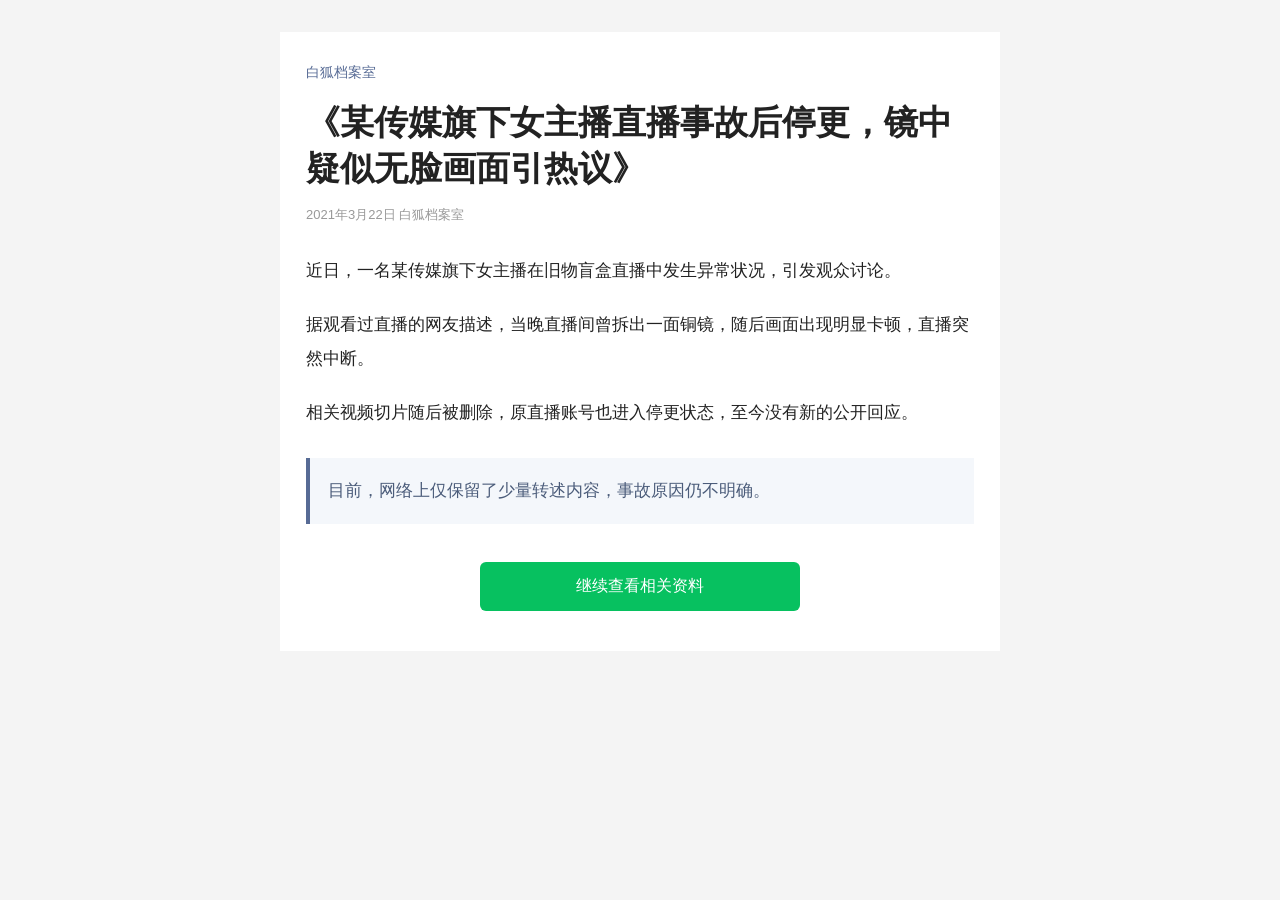
<file: index.html>
<!DOCTYPE html>
<html lang="zh-CN">
<head>
  <meta charset="UTF-8">
  <meta name="viewport" content="width=device-width, initial-scale=1.0">
  <title>《某传媒旗下女主播直播事故后停更，镜中疑似无脸画面引热议》</title>
  <link rel="stylesheet" href="style.css">
</head>
<body class="article-page">
  <!-- 公众号文章主体 -->
  <main class="article-card">
    <p class="account-name">白狐档案室</p>
    <h1>《某传媒旗下女主播直播事故后停更，镜中疑似无脸画面引热议》</h1>
    <p class="article-meta">2021年3月22日  白狐档案室</p>

    <!-- 序幕文章：这里只给出公开报道层面的模糊信息，不提前暴露人物真名与公司名。 -->
    <article class="article-content">
      <p>近日，一名某传媒旗下女主播在旧物盲盒直播中发生异常状况，引发观众讨论。</p>
      <p>据观看过直播的网友描述，当晚直播间曾拆出一面铜镜，随后画面出现明显卡顿，直播突然中断。</p>
      <p>相关视频切片随后被删除，原直播账号也进入停更状态，至今没有新的公开回应。</p>
      <div class="article-quote">目前，网络上仅保留了少量转述内容，事故原因仍不明确。</div>
    </article>

    <!-- 点击后前往游戏的电脑桌面 -->
    <a class="continue-button" href="desktop.html">继续查看相关资料</a>
  </main>

  <script src="script.js"></script>
</body>
</html>
</file>
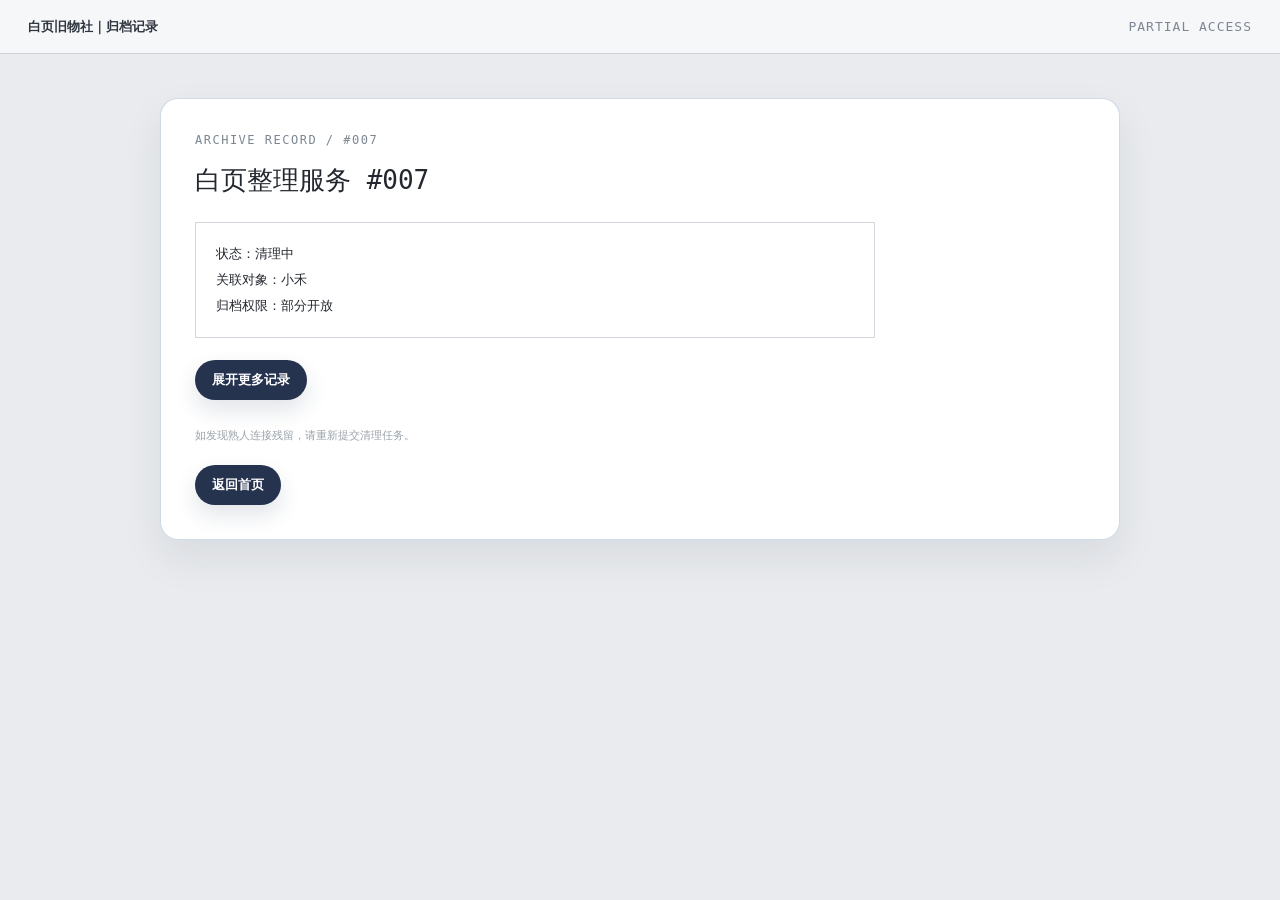
<file: baiye-archive-007.html>
<!DOCTYPE html>
<html lang="zh-CN">
<head>
  <meta charset="UTF-8">
  <meta name="viewport" content="width=device-width, initial-scale=1.0">
  <title>白页整理服务 #007｜归档记录</title>
  <link rel="stylesheet" href="style.css">
</head>
<body class="baiye-archive-site">
  <!-- 隐藏档案页：不再像营销官网，而像内部记录系统。 -->
  <header class="archive-system-header">
    <strong>白页旧物社｜归档记录</strong>
    <span>PARTIAL ACCESS</span>
  </header>

  <main class="archive-system-main">
    <section class="archive-panel">
      <p class="archive-system-label">ARCHIVE RECORD / #007</p>
      <h1>白页整理服务 #007</h1>
      <div class="archive-info-card">
        状态：清理中<br>
        关联对象：小禾<br>
        归档权限：部分开放
      </div>

      <!-- 玩家点击后才显示第二层记录。 -->
      <button class="archive-expand-button" id="realArchiveMoreButton">展开更多记录</button>
      <div class="archive-info-card archive-extra-info" id="realArchiveMoreInfo" hidden>
        关联编号：FACE-004<br>
        交接方式：3号仓 / 无接触<br>
        备注：部分熟人连接未清除。<br>
        最后同步时间：2021/03/22 23:40<br>
        异常标记：观测者连接未断开。
      </div>

      <p class="archive-system-note">如发现熟人连接残留，请重新提交清理任务。</p>
      <a class="return-desktop-button" href="baiye.html">返回首页</a>
    </section>
  </main>

  <script src="script.js"></script>
</body>
</html>
</file>
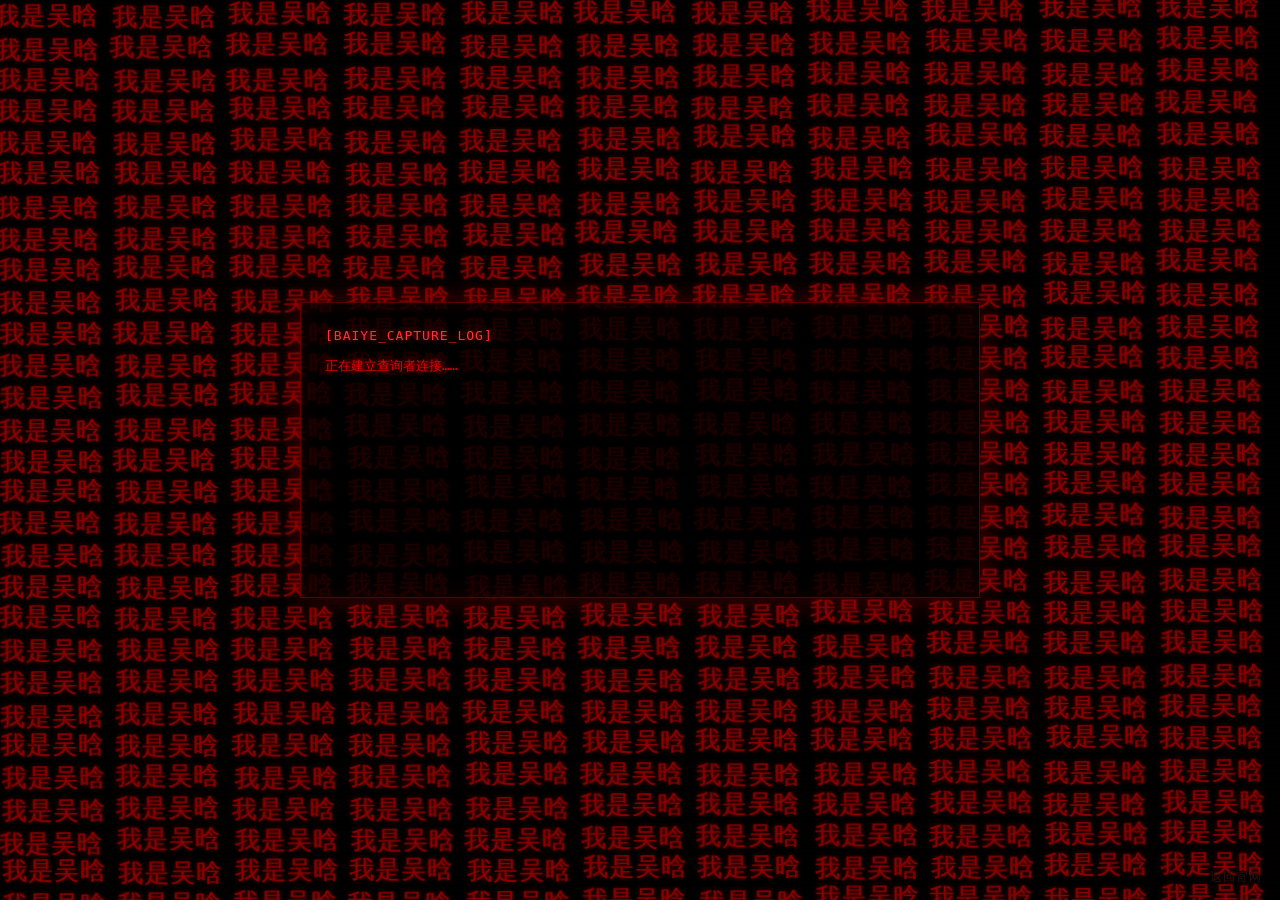
<file: baiye-horror-test.html>
<!DOCTYPE html>
<html lang="zh-CN">
<head>
  <meta charset="UTF-8">
  <meta name="viewport" content="width=device-width, initial-scale=1.0">
  <title>测试入口</title>
  <link rel="stylesheet" href="style.css">
</head>
<body class="horror-test-page">
  <!-- 恐怖元素测试页：不使用图片、音频或外部资源，只测试文字墙演出。 -->
  <main class="horror-text-wall" id="horrorTextWall" aria-label="恐怖文字测试区域"></main>

  <!-- 系统采集日志：只是 ARG 演出，不读取任何真实个人信息。 -->
  <section class="horror-capture-log" id="horrorCaptureLog" aria-live="polite">
    <strong id="horrorLogTitle"></strong>
    <div class="horror-log-lines" id="horrorLogLines"></div>
  </section>

  <!-- 纯 CSS 做出的屏幕噪点与扫描线，不使用图片。 -->
  <div class="horror-screen-noise" aria-hidden="true"></div>

  <!-- 最终阶段大字：16 秒后由 JavaScript 显示。 -->
  <div class="horror-final-message" aria-hidden="true">
    <strong>008 信息已采集</strong>
    <span id="horrorFinalRegion"></span>
    <em class="final-record-paused" id="finalRecordPaused" hidden>第一章记录已暂停。</em>
  </div>

  <!-- 保证玩家始终可以离开测试页。 -->
  <a class="horror-back-link" id="horrorBackLink" href="baiye.html">返回官网</a>

  <script src="script.js"></script>
</body>
</html>
</file>
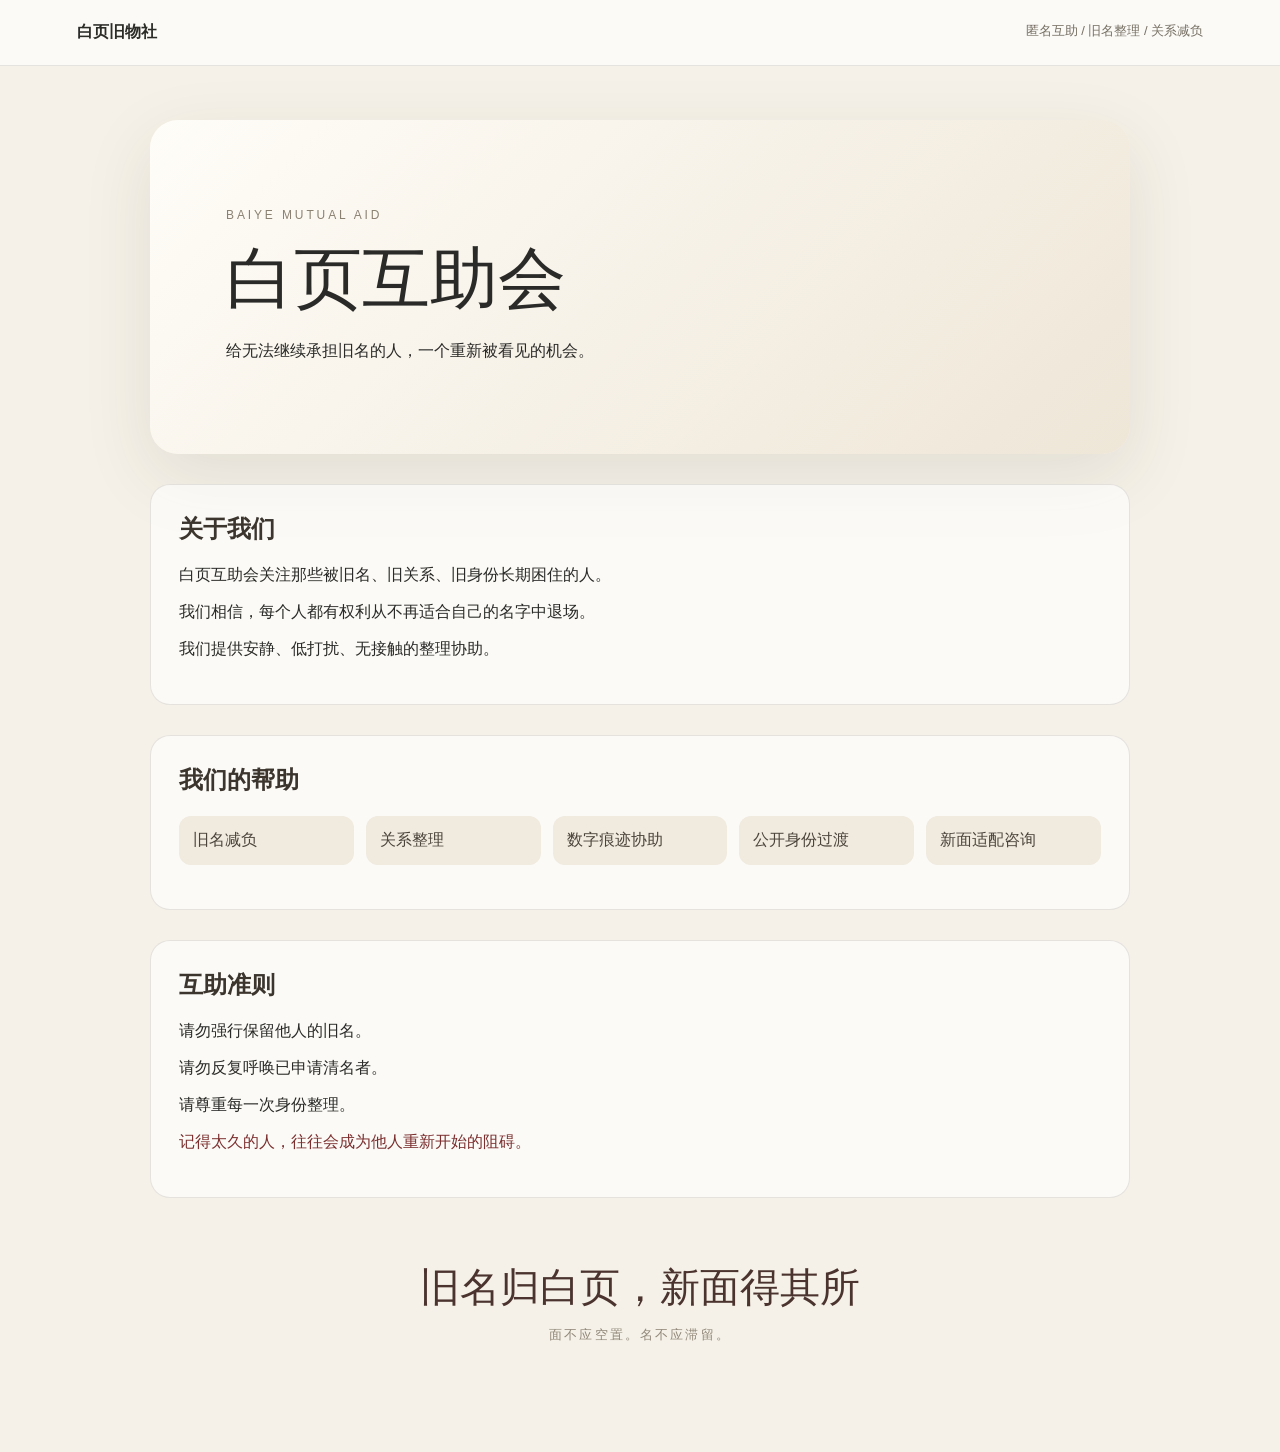
<file: baiye-mutual.html>
<!DOCTYPE html>
<html lang="zh-CN">
<head>
  <meta charset="UTF-8">
  <meta name="viewport" content="width=device-width, initial-scale=1.0">
  <title>白页互助会</title>
  <link rel="stylesheet" href="style.css">
</head>
<body class="mutual-page">
  <!-- 白页互助会：表面是匿名互助组织，文案保持温和但逐渐不对劲。 -->
  <header class="mutual-header">
    <a href="baiye.html">白页旧物社</a>
    <span>匿名互助 / 旧名整理 / 关系减负</span>
  </header>

  <main class="mutual-main">
    <section class="mutual-hero">
      <p class="mutual-label">BAIYE MUTUAL AID</p>
      <h1>白页互助会</h1>
      <p>给无法继续承担旧名的人，一个重新被看见的机会。</p>
    </section>

    <section class="mutual-section">
      <h2>关于我们</h2>
      <p>白页互助会关注那些被旧名、旧关系、旧身份长期困住的人。</p>
      <p>我们相信，每个人都有权利从不再适合自己的名字中退场。</p>
      <p>我们提供安静、低打扰、无接触的整理协助。</p>
    </section>

    <section class="mutual-section">
      <h2>我们的帮助</h2>
      <ul class="mutual-help-list">
        <li>旧名减负</li>
        <li>关系整理</li>
        <li>数字痕迹协助</li>
        <li>公开身份过渡</li>
        <li>新面适配咨询</li>
      </ul>
    </section>

    <section class="mutual-section mutual-rules">
      <h2>互助准则</h2>
      <p>请勿强行保留他人的旧名。</p>
      <p>请勿反复呼唤已申请清名者。</p>
      <p>请尊重每一次身份整理。</p>
      <p>记得太久的人，往往会成为他人重新开始的阻碍。</p>
    </section>

    <section class="mutual-slogan">
      <p>旧名归白页，新面得其所</p>
      <small>面不应空置。名不应滞留。</small>
    </section>
  </main>
</body>
</html>
</file>
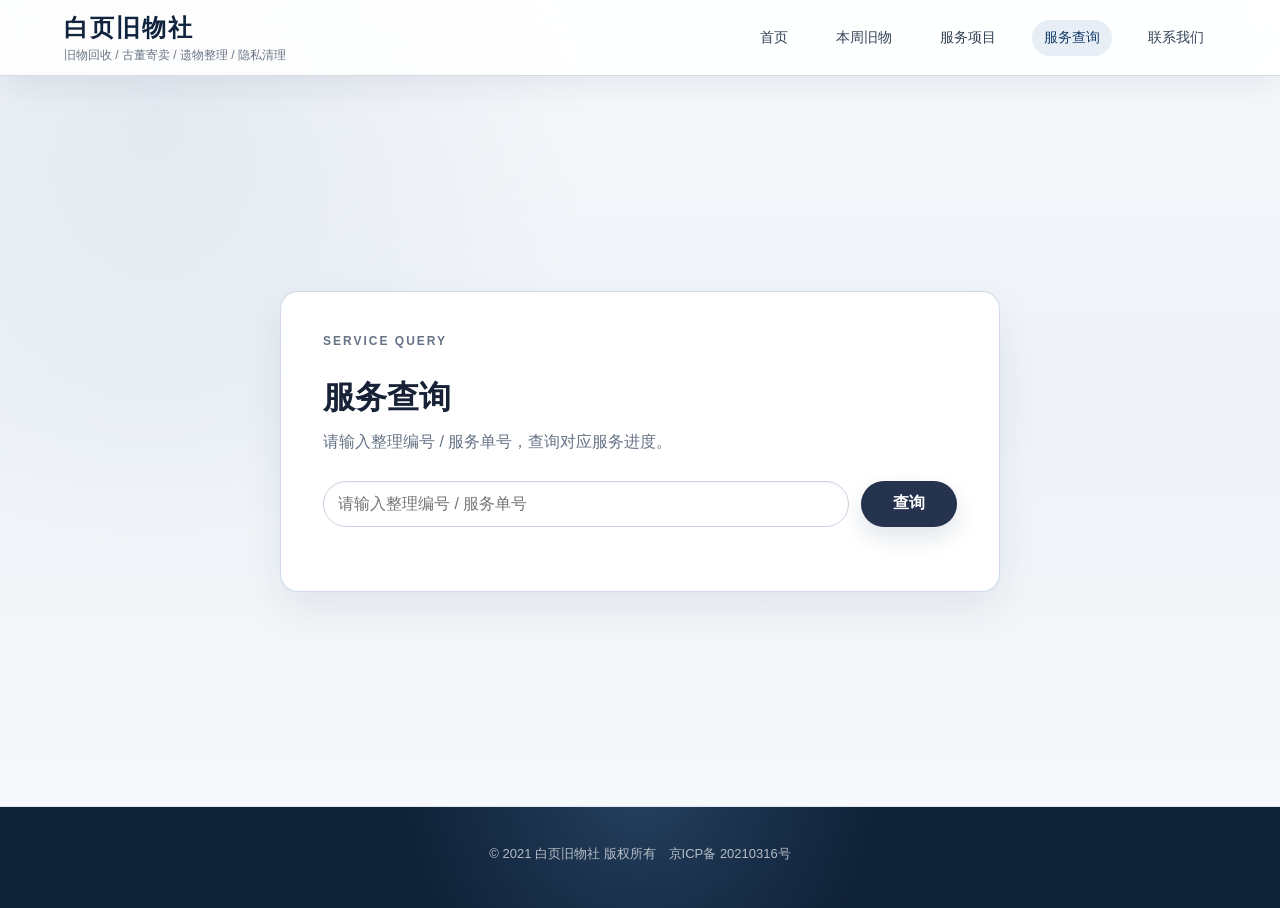
<file: baiye-query.html>
<!DOCTYPE html>
<html lang="zh-CN">
<head>
  <meta charset="UTF-8">
  <meta name="viewport" content="width=device-width, initial-scale=1.0">
  <title>服务查询｜白页旧物社</title>
  <link rel="stylesheet" href="style.css">
</head>
<body class="baiye-site baiye-query-page">
  <!-- 查询页沿用官网头部，但页面气质更冷静、系统化。 -->
  <header class="baiye-site-header">
    <a class="baiye-logo" href="baiye.html">
      <strong>白页旧物社</strong>
      <span>旧物回收 / 古董寄卖 / 遗物整理 / 隐私清理</span>
    </a>
    <nav class="baiye-site-nav" aria-label="白页旧物社官网导航">
      <a href="baiye.html">首页</a>
      <a href="baiye.html#weekly-items">本周旧物</a>
      <a href="baiye.html#services">服务项目</a>
      <a class="active" href="baiye-query.html">服务查询</a>
      <a href="baiye.html#contact">联系我们</a>
    </nav>
  </header>

  <main class="query-page-main">
    <section class="query-panel">
      <p class="section-label">SERVICE QUERY</p>
      <h1>服务查询</h1>
      <p>请输入整理编号 / 服务单号，查询对应服务进度。</p>

      <!-- 查询逻辑写在 script.js 中，便于初学者统一查看交互。 -->
      <div class="real-query-form">
        <input type="text" id="realQueryInput" placeholder="请输入整理编号 / 服务单号" autocomplete="off">
        <button id="realQueryButton">查询</button>
      </div>
      <div class="real-query-result" id="realQueryResult" aria-live="polite"></div>
    </section>
  </main>

  <footer class="baiye-footer">
    <p>© 2021 白页旧物社 版权所有　京ICP备 20210316号</p>
  </footer>

  <script src="script.js"></script>
</body>
</html>
</file>
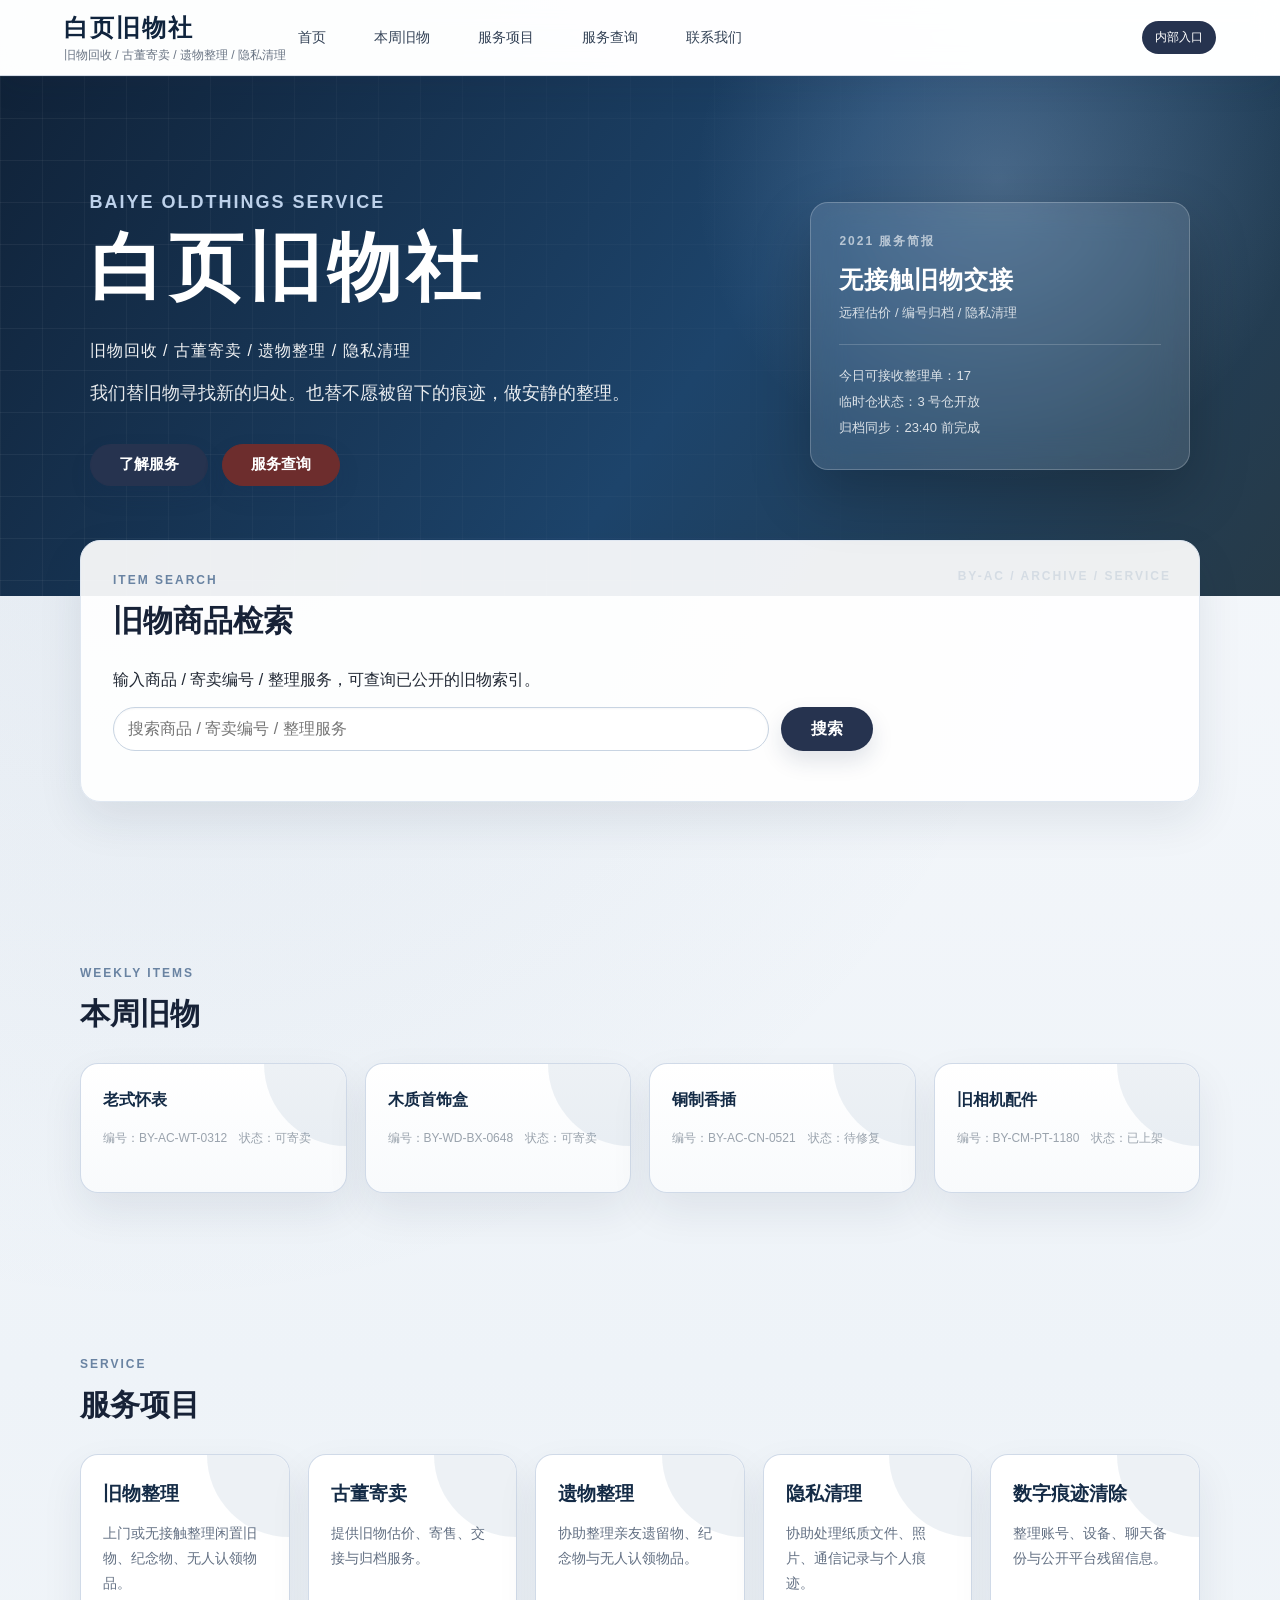
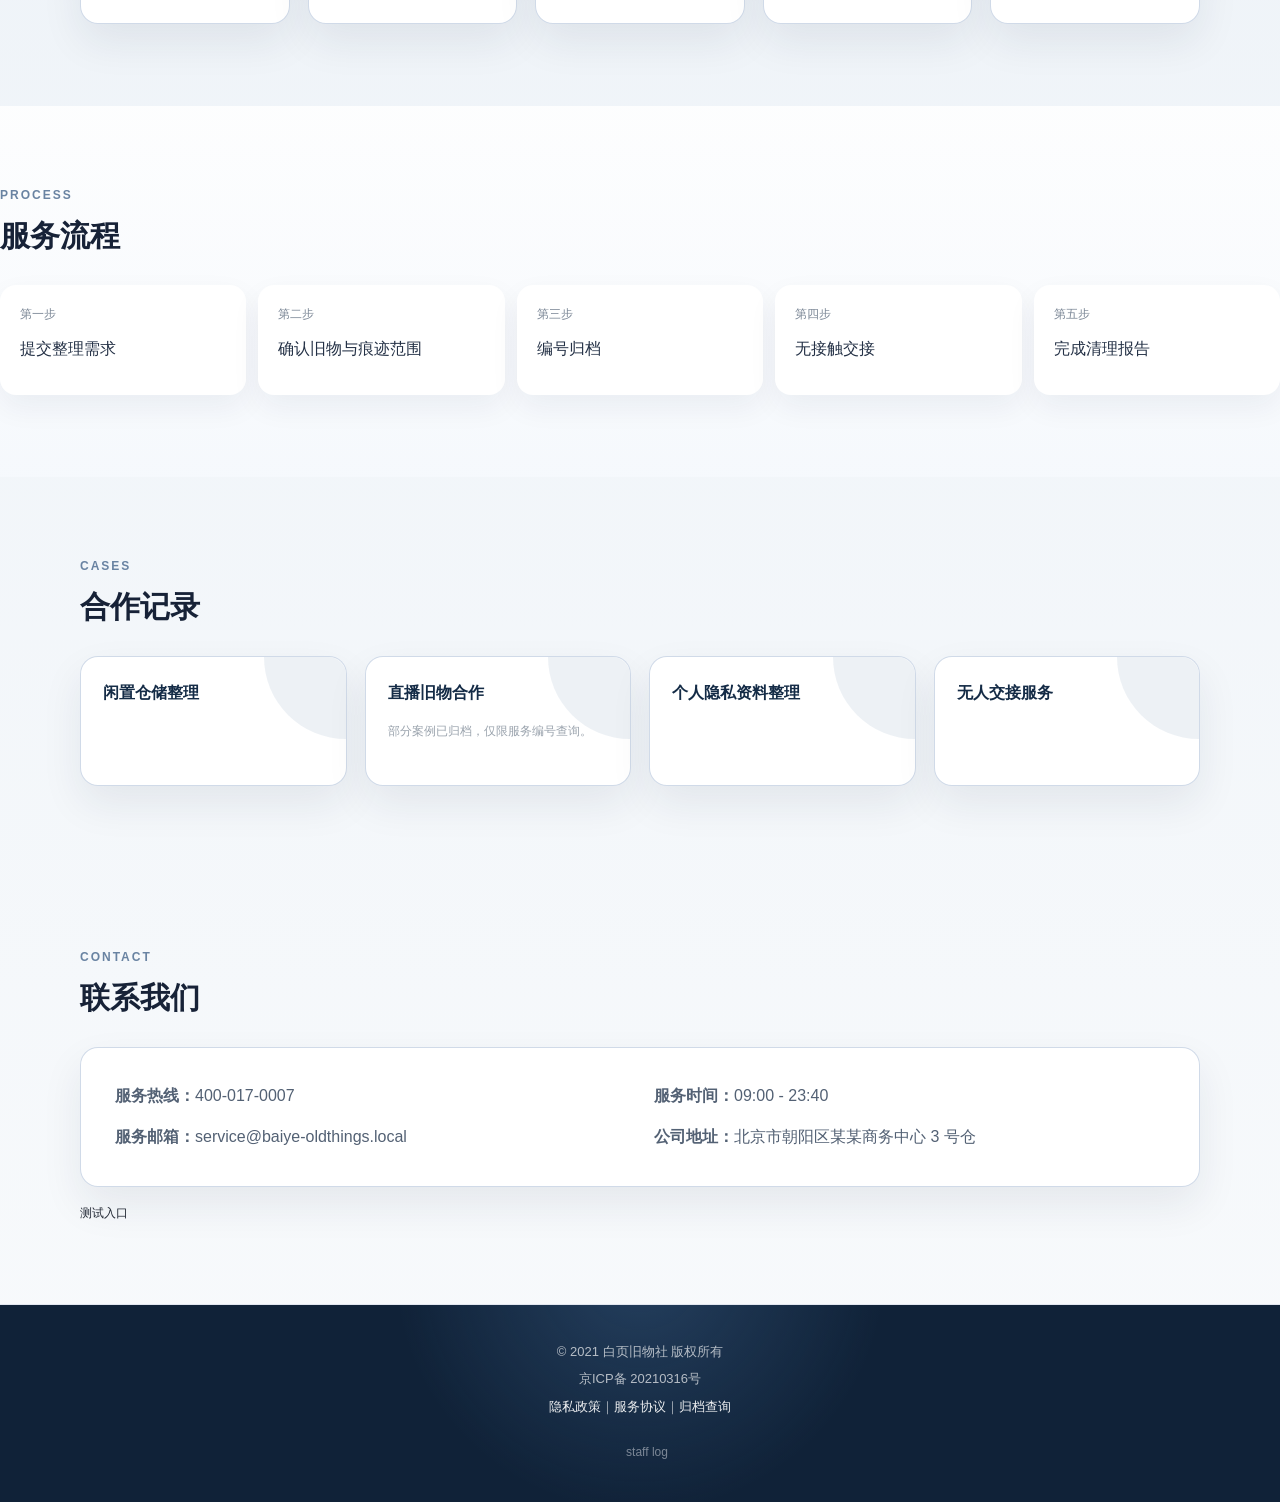
<file: baiye.html>
<!DOCTYPE html>
<html lang="zh-CN">
<head>
  <meta charset="UTF-8">
  <meta name="viewport" content="width=device-width, initial-scale=1.0">
  <title>白页旧物社｜旧物回收与整理服务</title>
  <link rel="stylesheet" href="style.css">
</head>
<body class="baiye-site">
  <!-- 白页旧物社独立官网：表面是正规服务公司网站。 -->
  <header class="baiye-site-header">
    <a class="baiye-logo" href="baiye.html">
      <strong>白页旧物社</strong>
      <span>旧物回收 / 古董寄卖 / 遗物整理 / 隐私清理</span>
    </a>
    <nav class="baiye-site-nav" aria-label="白页旧物社官网导航">
      <a href="baiye.html">首页</a>
      <a href="#weekly-items">本周旧物</a>
      <a href="#services">服务项目</a>
      <a href="baiye-query.html">服务查询</a>
      <a href="#contact">联系我们</a>
      <!-- 临时员工权限开启后才显示的隐藏导航。 -->
      <button class="staff-hidden-nav" data-staff-section="storage" type="button" hidden>仓储系统</button>
      <button class="staff-hidden-nav" data-staff-section="face" type="button" hidden>面品维护</button>
      <button class="staff-hidden-nav" data-staff-section="explain" type="button" hidden>取面说明</button>
      <button class="staff-hidden-nav" data-staff-section="activation" type="button" hidden>启用条件</button>
      <button class="staff-hidden-nav" data-staff-section="observe" type="button" hidden>观测记录</button>
    </nav>
    <div class="baiye-header-tools">
      <button class="internal-entry-button" id="internalEntryButton" type="button">内部入口</button>
      <p class="staff-permission-badge" id="staffPermissionBadge" hidden>当前权限：临时员工</p>
    </div>
  </header>

  <main>
    <!-- 官网横幅：普通商务话术，先不显得恐怖。 -->
    <section class="baiye-site-hero">
      <div class="baiye-hero-copy">
        <p class="baiye-site-kicker">BAIYE OLDTHINGS SERVICE</p>
        <h1>白页旧物社</h1>
        <p class="baiye-hero-subtitle">旧物回收 / 古董寄卖 / 遗物整理 / 隐私清理</p>
        <p>我们替旧物寻找新的归处。也替不愿被留下的痕迹，做安静的整理。</p>
        <div class="baiye-hero-actions">
          <a class="baiye-primary-button" href="#services">了解服务</a>
          <a class="baiye-secondary-button" href="baiye-query.html">服务查询</a>
        </div>
      </div>
      <aside class="baiye-hero-card" aria-label="白页服务概览">
        <p>2021 服务简报</p>
        <strong>无接触旧物交接</strong>
        <span>远程估价 / 编号归档 / 隐私清理</span>
        <ul>
          <li>今日可接收整理单：17</li>
          <li>临时仓状态：3 号仓开放</li>
          <li>归档同步：23:40 前完成</li>
        </ul>
      </aside>
    </section>

    <!-- 官网旧物检索：主线从邮箱里的铜镜商品编号走到 #007。 -->
    <section class="baiye-site-section baiye-object-search" id="object-search">
      <div class="baiye-search-panel">
        <p class="section-label">ITEM SEARCH</p>
        <h2>旧物商品检索</h2>
        <p>输入商品 / 寄卖编号 / 整理服务，可查询已公开的旧物索引。</p>
        <div class="baiye-object-search-form">
          <input type="text" id="baiyeObjectSearchInput" placeholder="搜索商品 / 寄卖编号 / 整理服务" autocomplete="off">
          <button id="baiyeObjectSearchButton">搜索</button>
        </div>
        <div class="baiye-object-result" id="baiyeObjectResult" aria-live="polite"></div>
      </div>
    </section>

    <!-- 本周旧物：铜镜不会直接出现，必须通过邮件中的商品编号检索。 -->
    <section class="baiye-site-section" id="weekly-items">
      <p class="section-label">WEEKLY ITEMS</p>
      <h2>本周旧物</h2>
      <div class="baiye-case-grid weekly-item-grid">
        <article class="baiye-case-card">
          老式怀表
          <small>编号：BY-AC-WT-0312　状态：可寄卖</small>
        </article>
        <article class="baiye-case-card">
          木质首饰盒
          <small>编号：BY-WD-BX-0648　状态：可寄卖</small>
        </article>
        <article class="baiye-case-card">
          铜制香插
          <small>编号：BY-AC-CN-0521　状态：待修复</small>
        </article>
        <article class="baiye-case-card">
          旧相机配件
          <small>编号：BY-CM-PT-1180　状态：已上架</small>
        </article>
      </div>
    </section>

    <!-- 服务项目。 -->
    <section class="baiye-site-section" id="services">
      <p class="section-label">SERVICE</p>
      <h2>服务项目</h2>
      <div class="baiye-service-grid">
        <article class="baiye-service-card">
          <h3>旧物整理</h3>
          <p>上门或无接触整理闲置旧物、纪念物、无人认领物品。</p>
        </article>
        <article class="baiye-service-card">
          <h3>古董寄卖</h3>
          <p>提供旧物估价、寄售、交接与归档服务。</p>
        </article>
        <article class="baiye-service-card">
          <h3>遗物整理</h3>
          <p>协助整理亲友遗留物、纪念物与无人认领物品。</p>
        </article>
        <article class="baiye-service-card">
          <h3>隐私清理</h3>
          <p>协助处理纸质文件、照片、通信记录与个人痕迹。</p>
        </article>
        <article class="baiye-service-card">
          <h3>数字痕迹清除</h3>
          <p>整理账号、设备、聊天备份与公开平台残留信息。</p>
        </article>
      </div>
    </section>

    <!-- 服务流程。 -->
    <section class="baiye-site-section baiye-process" id="process">
      <p class="section-label">PROCESS</p>
      <h2>服务流程</h2>
      <ol>
        <li><span>第一步</span>提交整理需求</li>
        <li><span>第二步</span>确认旧物与痕迹范围</li>
        <li><span>第三步</span>编号归档</li>
        <li><span>第四步</span>无接触交接</li>
        <li><span>第五步</span>完成清理报告</li>
      </ol>
    </section>

    <!-- 合作案例：整体正常，只有小字透露“归档”。 -->
    <section class="baiye-site-section" id="cases">
      <p class="section-label">CASES</p>
      <h2>合作记录</h2>
      <div class="baiye-case-grid">
        <article class="baiye-case-card">闲置仓储整理</article>
        <article class="baiye-case-card">
          直播旧物合作
          <small>部分案例已归档，仅限服务编号查询。</small>
        </article>
        <article class="baiye-case-card">个人隐私资料整理</article>
        <article class="baiye-case-card">无人交接服务</article>
      </div>
    </section>

    <!-- 联系方式：把 0007、23:40、3 号仓自然藏在正常信息里。 -->
    <section class="baiye-site-section baiye-contact" id="contact">
      <p class="section-label">CONTACT</p>
      <h2>联系我们</h2>
      <div class="baiye-contact-list">
        <p><strong>服务热线：</strong>400-017-0007</p>
        <p><strong>服务时间：</strong>09:00 - 23:40</p>
        <p><strong>服务邮箱：</strong>service@baiye-oldthings.local</p>
        <p><strong>公司地址：</strong>北京市朝阳区某某商务中心 3 号仓</p>
      </div>
      <!-- 内部测试入口：故意做得很不起眼，不放进主导航。 -->
      <a class="horror-test-entry" href="baiye-horror-test.html">测试入口</a>
    </section>

    <!-- 员工后台 v1：口令正确后在当前官网内显示，不跳转恐怖页。 -->
    <section class="baiye-site-section staff-panel" id="staffPanel" hidden>
      <p class="staff-system-tip">临时权限已开启。部分归档记录可读。</p>
      <div class="staff-ending-banner" id="staffEndingBanner" hidden>
        <strong>第一章归档状态：中断</strong>
        <p>FACE-004 启用暂停。OBS-008 已生成。命主反应待确认。</p>
      </div>

      <div class="staff-section storage-system" id="storageSystemSection" hidden>
        <p class="section-label">TEMP STAFF / STORAGE</p>
        <h2>仓储系统</h2>
        <p class="staff-section-subtitle">仓库交接记录 / 临时员工权限</p>
        <div class="storage-table-wrap">
          <table class="storage-table">
            <thead>
              <tr>
                <th>仓储编号</th>
                <th>面品编号</th>
                <th>原称呼</th>
                <th>来源器物</th>
                <th>当前仓位</th>
                <th>当前状态</th>
                <th>操作</th>
              </tr>
            </thead>
            <tbody>
              <tr>
                <td>FS-001</td>
                <td>FACE-001</td>
                <td>王某</td>
                <td>LZ-辛-007 无面铜镜</td>
                <td>2号仓</td>
                <td>已归零</td>
                <td><button class="permission-denied" type="button">权限不足</button></td>
              </tr>
              <tr>
                <td>FS-002</td>
                <td>FACE-002</td>
                <td>陈露</td>
                <td>LZ-辛-007 无面铜镜</td>
                <td>3号仓</td>
                <td>使用中</td>
                <td><button class="permission-denied" type="button">权限不足</button></td>
              </tr>
              <tr>
                <td>FS-003</td>
                <td>FACE-003</td>
                <td>林某</td>
                <td>LZ-辛-007 无面铜镜</td>
                <td>回收区</td>
                <td>回收中</td>
                <td><button class="permission-denied" type="button">权限不足</button></td>
              </tr>
              <tr class="storage-row-active">
                <td>FS-004</td>
                <td>FACE-004</td>
                <td>小禾旧物</td>
                <td>LZ-辛-007 无面铜镜</td>
                <td>3号仓</td>
                <td>暂存 / 待交接</td>
                <td><button class="view-face-summary" id="viewFaceSummaryButton" type="button">查看摘要</button></td>
              </tr>
              <tr>
                <td>FS-005</td>
                <td>FACE-005</td>
                <td>未命名</td>
                <td>LZ-辛-007 无面铜镜</td>
                <td>待整理区</td>
                <td>待入库</td>
                <td><button class="permission-denied" type="button">权限不足</button></td>
              </tr>
            </tbody>
          </table>
        </div>
      </div>

      <div class="staff-section face-maintenance-panel dark-record-area" id="faceMaintenanceSection" hidden>
        <p class="section-label">FACE MAINTENANCE</p>
        <h2>面品维护记录</h2>
        <div class="storage-table-wrap face-table-wrap">
          <table class="face-table">
            <thead>
              <tr>
                <th>面号</th>
                <th>来源</th>
                <th>当前状态</th>
                <th>使用者</th>
                <th>风险备注</th>
              </tr>
            </thead>
            <tbody>
              <tr>
                <td>FACE-001</td>
                <td>王世文</td>
                <td>已归零</td>
                <td>002</td>
                <td>亲属记忆弱</td>
              </tr>
              <tr>
                <td>FACE-002</td>
                <td>陈露</td>
                <td>使用中</td>
                <td>003</td>
                <td>语气同步稳定</td>
              </tr>
              <tr>
                <td>FACE-003</td>
                <td>林某</td>
                <td>回收中</td>
                <td>暂停</td>
                <td>声音残留过强</td>
              </tr>
              <tr class="face-row-active" id="face004MaintenanceRow">
                <td>FACE-004</td>
                <td>小禾旧物</td>
                <td>取面中</td>
                <td>待分配</td>
                <td>熟人识别异常</td>
              </tr>
              <tr>
                <td>FACE-005</td>
                <td>未命名</td>
                <td>待整理</td>
                <td>004</td>
                <td>旧物残留过多</td>
              </tr>
            </tbody>
          </table>
        </div>
        <div class="face-tooltip" id="face004Tooltip" hidden>
          <p>关联物：无面铜镜</p>
          <p>核心留物：伪宝石项链</p>
          <p>风险对象：青梅竹马 / W</p>
          <p>干扰对象：遮面者</p>
          <p>干扰形态：白狐残影</p>
          <p>取面进度：86%，无法继续提升</p>
        </div>
        <p class="warning-red-text">面部可转用，名称不可共存。</p>
        <p class="warning-red-text">若熟人记忆未清除，不建议启用新面。</p>
      </div>

      <div class="staff-section internal-doc-panel" id="takeFaceExplainSection" hidden>
        <div class="internal-doc-loading" id="takeFaceLoading">非公开记录载入中</div>
        <div class="internal-doc-content" id="takeFaceContent" hidden>
          <p class="internal-label">NON-PUBLIC RECORD</p>
          <h2>取面内部说明</h2>
          <p>取面不是删除。</p>
          <p>删除会造成浪费。</p>
          <p>当寄主无法继续承担原身份时，可将其面部、声音、账号习惯与公开关系进行剥离，并交由适配者临时使用。</p>
          <p>取面完成后，原寄主进入清名阶段。</p>
          <p class="internal-warning">熟人识别风险未排除前，不建议公开启用新面。</p>
          <h3>遮面者</h3>
          <p>若取面过程中出现“遮面者”，应立即暂停映照。</p>
          <p>遮面者会干扰面部剥离、语气同步与名称转用。</p>
          <p>不建议与其对视。</p>
          <p class="empty-face-text">面不应空置。</p>
        </div>
      </div>

      <div class="staff-section activation-panel dark-record-area" id="activationSection" hidden>
        <p class="section-label">FACE-004 / CONDITIONS</p>
        <h2>FACE-004 启用条件</h2>
        <table class="activation-condition-table">
          <tbody>
            <tr><th>条件：面部剥离</th><td>86%</td></tr>
            <tr><th>条件：账号代管</th><td>已接入</td></tr>
            <tr><th>条件：语气同步</th><td>不稳定</td></tr>
            <tr><th>条件：熟人识别风险</th><td>未排除</td></tr>
            <tr><th>条件：旧物残留</th><td id="activationOldItemStatus">未处理</td></tr>
            <tr><th>条件：遮面者干扰</th><td id="activationMaskStatus">未排除</td></tr>
            <tr><th>条件：归零交接</th><td id="activationHandoverStatus">23:40 / 3号仓</td></tr>
          </tbody>
        </table>
        <h3>核心留物候选</h3>
        <ol class="core-items-list">
          <li>伪宝石项链</li>
          <li>旧钥匙扣</li>
          <li>直播戒指</li>
          <li>外婆镜盒</li>
        </ol>
        <p class="warning-red-text" id="activationFinalHint">处理核心留物后，可启用 FACE-004。</p>
        <p class="warning-red-text" id="activationMaskHint">清除遮面者干扰后，可完成面部剥离。</p>
        <p class="static-countdown">距离交接：00:17:00</p>
      </div>

      <div class="staff-section observer-record-panel dark-record-area" id="observeRecordSection" hidden>
        <p class="section-label">OBSERVATION LOG</p>
        <h2>观测记录</h2>
        <div class="observer-record-list">
          <article>
            <p>记录编号：OBS-008</p>
            <p>对象：W</p>
            <p>来源：外部查询者</p>
            <p>状态：连接未断开</p>
            <p>最近操作：<span id="obs008LatestAction">白页旧物社 / archive/007</span></p>
            <p>风险备注：<span id="obs008RiskNote">熟人连接残留</span></p>
          </article>
          <article>
            <p>记录编号：OBS-004</p>
            <p>对象：小禾旧物</p>
            <p>来源：FACE-004</p>
            <p>状态：清理中</p>
            <p>风险备注：遮面者干扰</p>
          </article>
        </div>
        <p class="warning-red-text">观测者连接未断开。</p>
        <div class="chapter-two-staff-hook" id="chapterTwoStaffHook" hidden>
          <strong>第二阶段同步提示</strong>
          <p>OBS-008 仍在线。白页互助会口号被重复检索。</p>
          <p>下一轮建议复查：旧名归白页，新面得其所。</p>
        </div>
      </div>

      <aside class="internal-records" id="internalRecords">
        <h3>未分类记录</h3>
        <button class="internal-record-item" id="openInternalLogButton" type="button">
          <span>–/–</span>
          <span>未分类</span>
          <strong>我想有脸</strong>
          <span>未归档</span>
          <em>查看</em>
        </button>
      </aside>
    </section>

    <!-- FACE-004 摘要面板。 -->
    <section class="internal-modal face-summary-panel" id="faceSummaryPanel" hidden aria-live="polite">
      <div class="internal-modal-card">
        <button class="internal-modal-close" data-close-internal="faceSummaryPanel" type="button">×</button>
        <h2>FACE-004 摘要</h2>
        <p>仓储编号：FS-004</p>
        <p>面品编号：FACE-004</p>
        <p>原称呼：小禾旧物</p>
        <p>来源器物：LZ-辛-007 无面铜镜</p>
        <p>取面进度：86%</p>
        <p>当前仓位：<button class="warehouse-link" id="openWarehouseDetailButton" type="button">3号仓</button></p>
        <p>当前状态：<span id="faceSummaryStatus">暂存 / 待交接</span></p>
        <p>核心留物：<span id="faceSummaryCoreItem">未处理</span></p>
        <p>识别风险：高</p>
        <p>交接时间：<span id="faceSummaryHandoverTime">23:40</span></p>
        <p class="internal-warning" id="faceSummaryHint">未处理核心留物前，不建议启用新面。</p>
      </div>
    </section>

    <!-- 3号仓详情面板。 -->
    <section class="internal-modal warehouse-detail-panel" id="warehouseDetailPanel" hidden aria-live="polite">
      <div class="internal-modal-card">
        <button class="internal-modal-close" data-close-internal="warehouseDetailPanel" type="button">×</button>
        <h2>3号仓 / 第三整理室</h2>
        <p>用途：面品暂存、核心留物处理、归零交接</p>
        <p>当前交接对象：FACE-004</p>
        <p>关联旧物盒：<button class="warehouse-link" id="openCasePreviewButton" type="button">CASE-FACE004-01</button></p>
        <p>状态：等待归零</p>
        <p class="internal-warning">归零交接未完成。</p>
      </div>
    </section>

    <!-- 旧物盒核心留物选择：选对伪宝石项链后触发白狐介入。 -->
    <section class="internal-modal case-preview-panel" id="casePreviewPanel" hidden aria-live="polite">
      <div class="internal-modal-card">
        <button class="internal-modal-close" data-close-internal="casePreviewPanel" type="button">×</button>
        <h2>CASE-FACE004-01</h2>
        <p class="case-page-subtitle">FACE-004 核心留物处理目录</p>
        <div class="case-items-grid">
          <article class="case-item-card case-item-correct">
            <h3>伪宝石项链</h3>
            <p>低价值玻璃制饰品，情感残留强。</p>
            <p>来源：童年照片 / 母亲赠予</p>
            <p>状态：未处理</p>
            <button class="select-core-item" data-core-item="伪宝石项链" data-correct="true" type="button">选择此物</button>
          </article>
          <article class="case-item-card">
            <h3>旧钥匙扣</h3>
            <p>普通钥匙扣，直播背景物。</p>
            <p>来源：小禾工作室道具箱</p>
            <p>状态：可归档</p>
            <button class="select-core-item" data-core-item="旧钥匙扣" data-correct="false" type="button">选择此物</button>
          </article>
          <article class="case-item-card">
            <h3>直播戒指</h3>
            <p>直播造型饰品，账号形象关联较强。</p>
            <p>来源：远声传媒造型箱</p>
            <p>状态：可归档</p>
            <button class="select-core-item" data-core-item="直播戒指" data-correct="false" type="button">选择此物</button>
          </article>
          <article class="case-item-card">
            <h3>外婆镜盒</h3>
            <p>旧镜收纳盒，镜面残留弱。</p>
            <p>来源：白页素材箱</p>
            <p>状态：可归档</p>
            <button class="select-core-item" data-core-item="外婆镜盒" data-correct="false" type="button">选择此物</button>
          </article>
        </div>
        <div class="core-verification-panel" id="coreVerificationPanel" hidden></div>
      </div>
    </section>

    <!-- 选择旧物前的确认框。 -->
    <section class="internal-modal core-confirm-modal" id="coreConfirmModal" hidden aria-live="polite">
      <div class="internal-modal-card compact-modal-card">
        <h2>确认核心留物</h2>
        <p>是否将 <strong id="coreConfirmItemName">该旧物</strong> 标记为 FACE-004 核心留物？</p>
        <div class="dialog-buttons">
          <button class="dialog-button confirm-button" id="coreConfirmButton" type="button">确认</button>
          <button class="dialog-button" id="coreCancelButton" type="button">取消</button>
        </div>
      </div>
    </section>

    <!-- 白狐第一次明确介入演出。 -->
    <section class="whitefox-intervention" id="whitefoxIntervention" hidden aria-live="polite">
      <div class="whitefox-intervention-card">
        <p class="whitefox-symbol">白狐残影检测：稳定</p>
        <p>遮面者干扰已确认。</p>
        <p>FACE-004 启用中断。</p>
        <p>归零交接暂停。</p>
        <strong>她还记得自己是谁。</strong>
      </div>
    </section>

    <!-- 第一章收束面板：这里不是大结局，只是第一章归档中断。 -->
    <section class="internal-modal chapter-ending-panel" id="chapterEndingPanel" hidden aria-live="polite">
      <div class="internal-modal-card chapter-ending-card">
        <p class="chapter-ending-type">标准结局</p>
        <h2>第一章：白页旧物社 / 归档中断</h2>
        <p>FACE-004 启用中断。</p>
        <p>吴晗未归零。</p>
        <p>白狐仍在镜前。</p>
        <p class="obs-record-updated">新的记录已生成：OBS-008</p>
        <div class="chapter-ending-buttons">
          <button id="continueToObsSyncButton" type="button">继续</button>
        </div>
      </div>
    </section>

    <!-- OBS-008 同步异常：继续后逐行显示，随后进入正式结尾演出。 -->
    <section class="internal-modal obs-sync-panel" id="obsSyncPanel" hidden aria-live="polite">
      <div class="internal-modal-card obs-sync-card">
        <h2>OBS-008 同步异常</h2>
        <div class="obs-sync-lines" id="obsSyncLines"></div>
        <p class="obs-sync-transfer" id="obsSyncTransfer" hidden>查询者信息正在转入采集页面。</p>
      </div>
    </section>

    <!-- 隐藏日志弹窗：浅色内部记录风格，不整页变黑。 -->
    <section class="internal-modal internal-log-modal" id="internalLogModal" hidden aria-live="polite">
      <div class="internal-modal-card">
        <button class="internal-modal-close" data-close-internal="internalLogModal" type="button">×</button>
        <h2>隐藏日志｜我想有脸</h2>
        <p>我记不清自己的脸了。</p>
        <p>前辈说，等新面稳定，我就可以出去。</p>
        <p>这次的新面来源是：</p>
        <p>小禾旧物</p>
        <p>可是进度一直停在 86%。</p>
        <p>每次我快要看清她的脸，镜子里都会出现那只白色的东西。</p>
        <p>它站在镜面前。</p>
        <p>像是不让我继续看。</p>
        <p>如果没有它，我应该已经有脸了。</p>
      </div>
    </section>
  </main>

  <footer class="baiye-footer">
    <p>© 2021 白页旧物社 版权所有</p>
    <p>京ICP备 20210316号</p>
    <p><a href="#">隐私政策</a>｜<a href="#">服务协议</a>｜<a href="baiye-query.html">归档查询</a></p>
    <button class="staff-log-link" id="staffLogLink" type="button">staff log</button>
    <div class="staff-log-panel staff-login-modal" id="staffLogPanel" hidden>
      <p><strong>内部入口</strong></p>
      <p>请输入内部口令</p>
      <div>
        <input type="text" id="staffLogInput" placeholder="keyword" autocomplete="off">
        <button id="staffLogButton" type="button">进入</button>
      </div>
      <p id="staffLogResult" aria-live="polite"></p>
    </div>
  </footer>
  <script src="script.js"></script>
</body>
</html>
</file>
<file: style.css>
/* ========== 全站基础设置 ========== */
* {
  box-sizing: border-box;
}

body {
  margin: 0;
  font-family: "PingFang SC", "Microsoft YaHei", Arial, sans-serif;
}

[hidden] {
  display: none !important;
}

/* ========== 公众号文章页 ========== */
.article-page {
  min-height: 100vh;
  padding: 32px 16px;
  background: #f4f4f4;
  color: #222;
}

.article-card {
  width: min(100%, 720px);
  margin: 0 auto;
  padding: 32px 26px 40px;
  background: #fff;
}

.account-name {
  margin: 0 0 18px;
  color: #576b95;
  font-size: 14px;
}

.article-card h1 {
  margin: 0;
  font-size: clamp(26px, 6vw, 34px);
  line-height: 1.35;
}

.article-meta {
  margin: 14px 0 30px;
  color: #999;
  font-size: 13px;
}

.article-content {
  font-size: 17px;
  line-height: 2;
}

.article-content p {
  margin: 0 0 20px;
}

.article-quote {
  margin: 28px 0;
  padding: 16px 18px;
  border-left: 4px solid #576b95;
  background: #f4f7fb;
  color: #4b5c7a;
}

.continue-button {
  display: block;
  width: min(100%, 320px);
  margin: 38px auto 0;
  padding: 14px 18px;
  border-radius: 6px;
  background: #07c160;
  color: #fff;
  font-size: 16px;
  text-align: center;
  text-decoration: none;
  transition: background 0.2s, transform 0.2s;
}

.continue-button:hover {
  background: #06ad56;
  transform: translateY(-2px);
}

/* ========== 模拟电脑桌面 ========== */
.desktop-page {
  overflow: hidden;
}

.desktop {
  position: relative;
  min-height: 100vh;
  /* 图片不存在时，会显示后面的蓝绿色渐变背景。 */
  background-color: #276d70;
  background-image: linear-gradient(rgba(18, 54, 59, 0.18), rgba(18, 54, 59, 0.28)), url("assets/images/childhood-wallpaper.jpg");
  background-position: center;
  background-size: cover;
  color: #fff;
}

.desktop-icons {
  display: grid;
  grid-template-columns: repeat(auto-fill, 92px);
  gap: 18px 12px;
  align-content: start;
  padding: 24px 16px 90px;
}

.desktop-icon {
  display: flex;
  flex-direction: column;
  align-items: center;
  gap: 6px;
  min-height: 92px;
  padding: 5px 2px;
  border: 1px solid transparent;
  border-radius: 5px;
  background: transparent;
  color: #fff;
  font: inherit;
  font-size: 13px;
  text-shadow: 0 1px 3px #000;
  cursor: pointer;
}

.desktop-icon:hover,
.desktop-icon:focus-visible {
  border-color: rgba(255, 255, 255, 0.7);
  background: rgba(255, 255, 255, 0.2);
  outline: none;
}

.icon-image,
.message-app-icon {
  display: grid;
  place-items: center;
  width: 48px;
  height: 48px;
  border-radius: 11px;
  box-shadow: 0 3px 8px rgba(0, 0, 0, 0.22);
  color: #fff;
  font-size: 28px;
  font-weight: bold;
  text-shadow: none;
}

.wechat-icon, .message-app-icon { background: #08c160; }
.browser-icon { background: #3189f3; }
.mail-icon { background: #4e91ed; }
.folder-icon { background: #eeb72a; }
.douyin-icon { background: #171717; }
.computer-icon { background: #4e8fd6; }
.trash-icon { background: #8495a8; }
.note-icon { background: #f0c52f; }

/* 任务栏固定在最下方 */
.taskbar {
  position: absolute;
  right: 0;
  bottom: 0;
  left: 0;
  display: flex;
  align-items: center;
  height: 52px;
  padding: 0 16px;
  background: rgba(20, 25, 30, 0.78);
  backdrop-filter: blur(10px);
}

.start-button {
  border: 0;
  background: transparent;
  color: #fff;
  font-size: 27px;
  cursor: pointer;
}

.taskbar-hint {
  margin-left: 16px;
  color: rgba(255, 255, 255, 0.72);
  font-size: 13px;
}

.desktop-time {
  margin-left: auto;
  font-size: 14px;
  white-space: nowrap;
}

/* 微信消息：初始隐藏，进入桌面后再显示 */
.wechat-message {
  position: absolute;
  right: 22px;
  bottom: 72px;
  display: flex;
  align-items: flex-start;
  gap: 12px;
  width: min(calc(100% - 32px), 350px);
  padding: 15px;
  border-radius: 10px;
  background: rgba(255, 255, 255, 0.96);
  box-shadow: 0 10px 25px rgba(0, 0, 0, 0.3);
  color: #222;
  opacity: 0;
  transform: translateY(18px);
  transition: opacity 0.35s, transform 0.35s;
  pointer-events: none;
}

.wechat-message.show {
  opacity: 1;
  transform: translateY(0);
  pointer-events: auto;
}

.wechat-message strong { font-size: 15px; }
.wechat-message p { margin: 5px 24px 0 0; font-size: 14px; line-height: 1.5; }
.wechat-message .message-app-icon { width: 38px; height: 38px; flex: 0 0 38px; border-radius: 9px; font-size: 18px; }

.close-message {
  position: absolute;
  top: 5px;
  right: 8px;
  border: 0;
  background: transparent;
  color: #888;
  font-size: 23px;
  cursor: pointer;
}

.desktop-tip {
  position: absolute;
  bottom: 70px;
  left: 50%;
  margin: 0;
  padding: 9px 14px;
  border-radius: 6px;
  background: rgba(0, 0, 0, 0.7);
  font-size: 14px;
  opacity: 0;
  transform: translate(-50%, 10px);
  transition: opacity 0.25s, transform 0.25s;
}

.desktop-tip.show { opacity: 1; transform: translate(-50%, 0); }

/* 桌面右上角的待办便签。 */
.memo-note {
  position: absolute;
  top: 48px;
  right: 230px;
  z-index: 5;
  width: 250px;
  padding: 16px 18px;
  border-radius: 10px;
  background: rgba(255, 246, 178, 0.9);
  box-shadow: 0 10px 28px rgba(0, 0, 0, 0.22);
  color: #3d3320;
  font-size: 13px;
  backdrop-filter: blur(8px);
}

.memo-note h2 {
  margin: 0 0 10px;
  font-size: 16px;
}

.memo-note ul {
  margin: 0;
  padding-left: 0;
  list-style: none;
  line-height: 1.65;
}

/* 童年生日照片：可替换为真实图片，当前 SVG 只承担密码线索占位。 */
.birthday-photo-card {
  position: absolute;
  left: 24px;
  bottom: 108px;
  width: 210px;
  padding: 9px 9px 11px;
  border-radius: 4px;
  background: rgba(255, 255, 255, 0.92);
  box-shadow: 0 12px 30px rgba(0, 0, 0, 0.28);
  color: #4b3827;
  transform: rotate(-2deg);
  z-index: 4;
}

.birthday-photo-card img {
  display: block;
  width: 100%;
  border-radius: 2px;
}

.birthday-photo-card p {
  margin: 7px 0 0;
  font-size: 12px;
  text-align: right;
}

/* ========== 微信聊天窗口 ========== */
/* 默认不显示；JavaScript 添加 .show 后居中出现。 */
.wechat-window {
  position: absolute;
  top: 50%;
  left: 50%;
  display: none;
  width: min(760px, calc(100% - 40px));
  height: min(520px, calc(100vh - 100px));
  overflow: hidden;
  border: 1px solid rgba(0, 0, 0, 0.12);
  border-radius: 10px;
  background: #f7f7f7;
  box-shadow: 0 20px 55px rgba(0, 0, 0, 0.42);
  color: #222;
  transform: translate(-50%, -50%);
  z-index: 10;
}

.wechat-window.show { display: flex; }

/* 联系人列表 */
.wechat-sidebar {
  width: 190px;
  flex: 0 0 190px;
  padding: 18px 10px;
  background: #e8e8e8;
}

.wechat-sidebar-title {
  padding: 0 10px 16px;
  color: #333;
  font-size: 18px;
  font-weight: bold;
}

.contact-item {
  display: flex;
  align-items: center;
  gap: 10px;
  width: 100%;
  margin-bottom: 5px;
  padding: 10px;
  border: 0;
  border-radius: 6px;
  background: transparent;
  color: #222;
  font: inherit;
  text-align: left;
  cursor: pointer;
}

.contact-item:hover, .contact-item.active { background: #d5d5d5; }

.contact-avatar, .chat-avatar {
  display: grid;
  place-items: center;
  border-radius: 8px;
  color: #fff;
  font-weight: bold;
}

.contact-avatar { width: 38px; height: 38px; flex: 0 0 38px; }
.chat-avatar { width: 36px; height: 36px; flex: 0 0 36px; }
.boyfriend-avatar { background: #547995; }
.xiaohe-avatar { background: #d58c78; }

/* 聊天内容 */
.chat-area { display: flex; flex: 1; min-width: 0; flex-direction: column; }

.chat-header {
  display: flex;
  align-items: center;
  min-height: 58px;
  padding: 0 20px;
  border-bottom: 1px solid #dedede;
  background: #f7f7f7;
  font-size: 17px;
}

.wechat-close-button {
  margin-left: auto;
  border: 0;
  background: transparent;
  color: #666;
  font-size: 28px;
  line-height: 1;
  cursor: pointer;
}

.wechat-close-button:hover { color: #111; }

.chat-history {
  display: none;
  flex: 1;
  overflow-y: auto;
  padding: 22px;
  background: #f5f5f5;
}

.chat-history.active { display: block; }

.chat-message-row {
  display: flex;
  align-items: flex-start;
  gap: 10px;
  margin-bottom: 20px;
}

.chat-message-row.self {
  justify-content: flex-end;
}

.chat-sender { display: block; margin-bottom: 5px; color: #888; font-size: 12px; }

.chat-bubble {
  max-width: 420px;
  padding: 11px 14px;
  border-radius: 4px;
  background: #fff;
  font-size: 15px;
  line-height: 1.65;
}

.self-bubble {
  background: #d9f7c7;
}

.chat-time {
  margin: 10px 0 14px;
  color: #9b9b9b;
  font-size: 12px;
  text-align: center;
}

.wechat-reply-box {
  display: flex;
  gap: 8px;
  margin-top: 16px;
  padding-top: 14px;
  border-top: 1px solid #dedede;
}

.wechat-reply-box input {
  flex: 1;
  min-width: 0;
  height: 34px;
  padding: 0 10px;
  border: 1px solid #cfcfcf;
  border-radius: 5px;
  font: inherit;
}

.wechat-reply-box button {
  width: 64px;
  border: 0;
  border-radius: 5px;
  background: #20b15a;
  color: #fff;
  font: inherit;
  cursor: pointer;
}

.wechat-send-error {
  min-height: 20px;
  margin: 8px 0 0;
  color: #a33;
  font-size: 13px;
}

/* 小禾聊天内的失效图片占位框 */
.image-failed-box {
  display: grid;
  place-items: center;
  width: min(260px, 55vw);
  height: 150px;
  border: 1px solid #c8c8c8;
  background: #dedede;
  color: #777;
  font-size: 14px;
}

/* ========== 下载文件夹与解压谜题窗口 ========== */
/* 三个窗口共用相近的电脑窗口外观。 */
.folder-window,
.password-window,
.image-viewer-window {
  position: absolute;
  top: 50%;
  left: 50%;
  display: none;
  overflow: hidden;
  border: 1px solid rgba(0, 0, 0, 0.18);
  border-radius: 9px;
  background: #f7f7f7;
  box-shadow: 0 20px 55px rgba(0, 0, 0, 0.42);
  color: #222;
  transform: translate(-50%, -50%);
  z-index: 20;
}

.folder-window { width: min(680px, calc(100% - 40px)); height: min(440px, calc(100vh - 100px)); }
.password-window { width: min(390px, calc(100% - 40px)); }
.image-viewer-window { width: min(570px, calc(100% - 40px)); }

.folder-window.show,
.password-window.show,
.image-viewer-window.show { display: block; }

/* 窗口顶部的标题栏和关闭按钮 */
.window-header {
  display: flex;
  align-items: center;
  min-height: 52px;
  padding: 0 16px;
  border-bottom: 1px solid #dedede;
  background: #fff;
  font-size: 16px;
}

.window-close-button {
  margin-left: auto;
  border: 0;
  background: transparent;
  color: #666;
  font-size: 27px;
  line-height: 1;
  cursor: pointer;
}

.window-close-button:hover { color: #111; }

.folder-content { height: calc(100% - 52px); padding: 0 18px 18px; background: #fff; }
.folder-path { margin: 0 -18px 12px; padding: 11px 18px; border-bottom: 1px solid #eee; color: #888; font-size: 13px; }
.file-list { display: grid; grid-template-columns: repeat(auto-fill, minmax(135px, 1fr)); gap: 12px; }

.file-item {
  display: flex;
  flex-direction: column;
  align-items: center;
  gap: 8px;
  min-height: 112px;
  padding: 10px 5px;
  border: 1px solid transparent;
  border-radius: 6px;
  background: transparent;
  color: #333;
  font: inherit;
  font-size: 13px;
  word-break: break-all;
  cursor: pointer;
}

/* 覆盖 .file-item 的 display 设置：解压前的图片文件必须完全隐藏。 */
.file-item[hidden] { display: none; }

.file-item:hover, .file-item:focus-visible { border-color: #a9cdf5; background: #eaf4ff; outline: none; }
.file-symbol { display: grid; place-items: center; width: 52px; height: 52px; border-radius: 7px; background: #e4b331; color: #fff; font-size: 29px; }
.doc-symbol { background: #4984d7; }
.pdf-symbol { background: #d45b55; }
.image-symbol { background: #7d9c82; }

/* 密码输入框及错误提示 */
.password-content { padding: 24px; background: #fff; }
.password-content input { width: 100%; padding: 11px 12px; border: 1px solid #bbb; border-radius: 5px; font: inherit; outline-color: #07c160; }
.password-error { min-height: 22px; margin: 10px 0 0; color: #d34a4a; font-size: 13px; line-height: 1.5; }
.dialog-buttons { display: flex; justify-content: flex-end; gap: 10px; margin-top: 16px; }
.dialog-button { min-width: 72px; padding: 8px 14px; border: 1px solid #ccc; border-radius: 4px; background: #fff; color: #333; font: inherit; cursor: pointer; }
.confirm-button { border-color: #07c160; background: #07c160; color: #fff; }

/* 图片查看器中的灰色损坏图片占位框 */
.image-viewer-content { padding: 24px; background: #fff; }
.damaged-image-placeholder { display: grid; place-items: center; min-height: 250px; padding: 20px; background: #d8d8d8; color: #777; font-size: 16px; text-align: center; }
.image-description { margin: 15px 0 0; color: #555; font-size: 14px; line-height: 1.6; }

/* ========== 邮箱窗口 ========== */
.mail-window {
  position: absolute;
  top: 50%;
  left: 50%;
  display: none;
  width: min(980px, calc(100% - 42px));
  height: min(620px, calc(100vh - 92px));
  overflow: hidden;
  border: 1px solid rgba(255, 255, 255, 0.45);
  border-radius: 14px;
  background: #f4f6f9;
  box-shadow: 0 28px 80px rgba(0, 0, 0, 0.42);
  color: #202733;
  transform: translate(-50%, -50%);
  z-index: 20;
}

.mail-window.show { display: block; }

.mail-layout {
  display: grid;
  grid-template-columns: 150px 310px 1fr;
  height: calc(100% - 46px);
  min-height: 0;
}

.mail-sidebar {
  padding: 16px 10px;
  border-right: 1px solid #dfe4ec;
  background: #eef2f7;
}

.mail-folder {
  display: block;
  width: 100%;
  margin-bottom: 6px;
  padding: 9px 12px;
  border: 0;
  border-radius: 8px;
  background: transparent;
  color: #4b596c;
  font: inherit;
  text-align: left;
  cursor: pointer;
}

.mail-folder.active,
.mail-folder:hover {
  background: #dce6f2;
  color: #1f4f82;
}

.mail-list {
  overflow-y: auto;
  border-right: 1px solid #dfe4ec;
  background: #fff;
}

.mail-item {
  display: block;
  width: 100%;
  padding: 14px 15px;
  border: 0;
  border-bottom: 1px solid #edf0f4;
  background: #fff;
  color: #273345;
  font: inherit;
  text-align: left;
  cursor: pointer;
}

.mail-item:hover,
.mail-item.active {
  background: #eaf2fb;
}

.mail-item .mail-sender {
  display: block;
  margin-bottom: 5px;
  color: #526174;
  font-size: 12px;
}

.mail-item strong {
  display: block;
  color: #1f2d3d;
  font-size: 14px;
  line-height: 1.45;
}

.mail-item time {
  display: block;
  margin-top: 7px;
  color: #8b96a5;
  font-size: 12px;
}

.mail-detail {
  overflow-y: auto;
  padding: 26px 30px 36px;
  background: #fff;
}

.mail-subject {
  margin: 0 0 18px;
  color: #1b2735;
  font-size: 22px;
  line-height: 1.4;
}

.mail-meta {
  margin-bottom: 24px;
  padding: 14px 16px;
  border: 1px solid #e4e8ef;
  border-radius: 8px;
  background: #f8fafc;
  color: #526174;
  font-size: 13px;
}

.mail-meta p {
  margin: 4px 0;
}

.mail-body {
  color: #293445;
  font-size: 15px;
  line-height: 1.85;
}

.mail-body p {
  margin: 0 0 15px;
  white-space: normal;
}

.mail-attachment {
  margin-top: 14px;
  padding: 10px 14px;
  border: 1px solid #cfd8e5;
  border-radius: 6px;
  background: #f7f9fc;
  color: #2f4e72;
  font: inherit;
  cursor: pointer;
}

.mail-attachment:hover {
  background: #edf4fb;
}

.mail-attachment-tip {
  margin: 10px 0 0;
  color: #8c3d3d;
  font-size: 13px;
}

.mail-detail.mail-error {
  background: #fffafa;
}

.mail-detail.mail-error .mail-subject,
.mail-detail.mail-error .mail-body {
  color: #3a2323;
}

.mail-detail.mail-error .mail-body p:nth-child(3),
.mail-detail.mail-error .mail-body p:nth-child(5),
.mail-detail.mail-error .mail-meta p:last-child {
  color: #7b1717;
  letter-spacing: 0.5px;
}

/* ========== 抖音主页窗口 ========== */
.douyin-window {
  position: absolute;
  top: 50%;
  left: 50%;
  display: none;
  width: min(520px, calc(100% - 42px));
  height: min(620px, calc(100vh - 92px));
  overflow: hidden;
  border: 1px solid rgba(255, 255, 255, 0.45);
  border-radius: 14px;
  background: #101014;
  box-shadow: 0 28px 80px rgba(0, 0, 0, 0.45);
  color: #f2f2f2;
  transform: translate(-50%, -50%);
  z-index: 20;
}

.douyin-window.show { display: block; }

.douyin-profile {
  padding: 24px;
}

.douyin-profile-top {
  display: flex;
  gap: 16px;
  align-items: center;
  padding-bottom: 20px;
  border-bottom: 1px solid rgba(255, 255, 255, 0.12);
}

.douyin-avatar {
  display: grid;
  place-items: center;
  width: 76px;
  height: 76px;
  border-radius: 50%;
  background: linear-gradient(135deg, #ff2c55, #10f1ff);
  color: #fff;
  font-size: 34px;
  font-weight: 700;
}

.douyin-profile h2 {
  margin: 0 0 8px;
  font-size: 24px;
}

.douyin-profile p {
  margin: 4px 0;
  color: #c9c9d0;
  font-size: 14px;
}

.douyin-id {
  color: #8e8e99 !important;
}

.douyin-bio {
  padding: 18px 0;
}

.profile-email {
  margin: 8px 0 10px;
  padding: 9px 12px;
  border: 1px solid rgba(255, 255, 255, 0.18);
  border-radius: 6px;
  background: rgba(255, 255, 255, 0.08);
  color: #7ee8ff;
  font: 14px Menlo, Consolas, monospace;
  cursor: pointer;
}

.profile-email:hover {
  background: rgba(126, 232, 255, 0.12);
}

.douyin-bio small {
  display: block;
  color: #73737d;
  font-size: 12px;
}

.douyin-video-grid {
  display: grid;
  grid-template-columns: repeat(3, 1fr);
  gap: 8px;
}

.douyin-video-grid article {
  display: grid;
  place-items: end center;
  min-height: 160px;
  padding: 10px;
  background: linear-gradient(160deg, #22232a, #111);
  color: #d7d7dc;
  font-size: 12px;
}

.douyin-video-grid .glitch-card {
  color: #ff4268;
  background: repeating-linear-gradient(90deg, #171717 0 7px, #2b0d16 7px 11px);
}

/* 邮箱登录层。 */
.mail-login-panel {
  display: grid;
  align-content: center;
  gap: 12px;
  height: calc(100% - 46px);
  padding: 42px;
  background: #fff;
}

.mail-login-panel h2 {
  margin: 0;
  color: #1b2735;
  font-size: 26px;
}

.mail-login-panel p {
  margin: 0;
  color: #667386;
}

.mail-login-panel input {
  width: min(100%, 420px);
  height: 42px;
  padding: 0 12px;
  border: 1px solid #cbd4df;
  border-radius: 5px;
  font: inherit;
}

.mail-login-panel button {
  width: 120px;
  height: 40px;
  border: 0;
  border-radius: 5px;
  background: #1f4f82;
  color: #fff;
  font: inherit;
  cursor: pointer;
}

.mail-login-error {
  min-height: 20px;
  color: #9d2b2b !important;
}

.mail-login-panel small {
  color: #9aa3ad;
}

.mail-password-hint {
  color: #8b6b2f !important;
  font-size: 13px;
}

.faint-warning {
  color: #8a2b2b;
  letter-spacing: 0.3px;
}

/* ========== 回收站窗口 ========== */
.recycle-window {
  position: absolute;
  top: 50%;
  left: 50%;
  display: none;
  width: min(900px, calc(100% - 42px));
  height: min(560px, calc(100vh - 92px));
  overflow: hidden;
  border: 1px solid rgba(255, 255, 255, 0.45);
  border-radius: 14px;
  background: #f5f6f8;
  box-shadow: 0 28px 80px rgba(0, 0, 0, 0.42);
  color: #222b36;
  transform: translate(-50%, -50%);
  z-index: 20;
}

.recycle-window.show { display: block; }

.recycle-layout {
  display: grid;
  grid-template-columns: minmax(480px, 1.15fr) 0.85fr;
  height: calc(100% - 46px);
  min-height: 0;
}

.recycle-file-list {
  overflow: auto;
  border-right: 1px solid #dfe4ea;
  background: #fff;
}

.recycle-list-header,
.recycle-file-item {
  display: grid;
  grid-template-columns: minmax(190px, 1fr) 145px 78px 76px;
  align-items: center;
  gap: 10px;
  min-width: 520px;
}

.recycle-list-header {
  position: sticky;
  top: 0;
  z-index: 1;
  padding: 11px 14px;
  border-bottom: 1px solid #dfe4ea;
  background: #f0f3f7;
  color: #657386;
  font-size: 12px;
}

.recycle-file-item {
  padding: 11px 14px;
  border-bottom: 1px solid #edf0f4;
  color: #334155;
  font-size: 13px;
}

.recycle-file-item.active {
  background: #eaf2fb;
}

.recycle-file-name {
  padding: 0;
  border: 0;
  background: transparent;
  color: #1f2d3d;
  font: inherit;
  text-align: left;
  cursor: pointer;
}

.recycle-file-name:hover {
  color: #1f4f82;
}

.deleted-time {
  color: #8a3340;
  font-size: 12px;
}

.recycle-restore-btn {
  padding: 6px 10px;
  border: 1px solid #c7d2df;
  border-radius: 5px;
  background: #fff;
  color: #2f4e72;
  font: inherit;
  font-size: 12px;
  cursor: pointer;
}

.recycle-restore-btn:hover {
  background: #edf4fb;
}

.recycle-restore-btn:disabled {
  border-color: #d8dce2;
  background: #e8ebef;
  color: #8b96a5;
  cursor: default;
}

.recycle-restored {
  color: #8b96a5;
}

.recycle-anomaly .recycle-file-name,
.recycle-file-detail.recycle-anomaly h2 {
  color: #7b1717;
}

.file-preview-panel,
.recycle-file-detail {
  overflow: auto;
  padding: 24px;
  background: #fbfcfe;
}

.recycle-file-detail h2 {
  margin: 0 0 10px;
  color: #1f2d3d;
  font-size: 20px;
  line-height: 1.4;
}

.recycle-file-meta {
  margin: 0 0 18px;
  color: #7b8794;
  font-size: 12px;
}

.recycle-file-detail pre {
  margin: 0;
  padding: 18px;
  border: 1px solid #e1e6ee;
  border-radius: 8px;
  background: #fff;
  color: #263140;
  font: 13px/1.85 Menlo, Consolas, "PingFang SC", monospace;
  white-space: pre-wrap;
}

.recycle-file-detail.recycle-anomaly pre {
  border-color: #ead4d4;
  background: #fff8f8;
  color: #401f1f;
}

.empty-preview {
  color: #7b8794;
}

.name-glitch {
  color: #6c1111;
  transition: color 0.15s, text-shadow 0.15s;
}

.name-glitch.rewriting {
  color: #111;
  text-shadow: 1px 0 #8b0000, -1px 0 #ddd;
  animation: recycleNameFlicker 0.12s steps(2, end) infinite;
}

@keyframes recycleNameFlicker {
  0% { opacity: 1; transform: translateX(0); }
  50% { opacity: 0.35; transform: translateX(1px); }
  100% { opacity: 0.9; transform: translateX(-1px); }
}

/* ========== 浏览器与白页旧物社官网 ========== */
.browser-window {
  position: absolute;
  top: 50%;
  left: 50%;
  display: none;
  width: min(920px, calc(100% - 40px));
  height: min(650px, calc(100vh - 80px));
  overflow: hidden;
  border: 1px solid rgba(0, 0, 0, 0.2);
  border-radius: 10px;
  background: #fff;
  box-shadow: 0 20px 55px rgba(0, 0, 0, 0.45);
  color: #242424;
  transform: translate(-50%, -50%);
  z-index: 20;
}

.browser-window.show { display: flex; flex-direction: column; }

/* 浏览器顶部：圆点、地址栏和关闭按钮 */
.browser-topbar { display: flex; align-items: center; gap: 12px; min-height: 52px; padding: 0 14px; border-bottom: 1px solid #ddd; background: #ececec; }
.browser-dot { width: 13px; height: 13px; border-radius: 50%; background: #e26962; }
.address-bar { flex: 1; min-width: 0; padding: 8px 12px; border: 1px solid #d3d3d3; border-radius: 5px; background: #fff; color: #666; font: inherit; font-size: 13px; }

.browser-page { display: none; flex: 1; overflow-y: auto; }
.browser-page.active { display: block; }

/* 本地搜索页 */
.search-page { background: #f8f8f8; }
.search-page-content { width: min(100%, 690px); margin: 0 auto; padding: 70px 28px; }
.search-page h1 { margin: 0 0 24px; color: #222; font-size: 32px; letter-spacing: 2px; }
.search-form, .query-form { display: flex; gap: 10px; }
.search-form input, .query-form input { flex: 1; min-width: 0; padding: 12px 14px; border: 1px solid #bdbdbd; border-radius: 4px; background: #fff; font: inherit; outline-color: #333; }
.search-form button, .query-form button { padding: 0 22px; border: 0; border-radius: 4px; background: #333; color: #fff; font: inherit; cursor: pointer; }
.search-results { margin-top: 28px; }
.search-result-item { display: block; margin-bottom: 20px; padding-bottom: 18px; border-bottom: 1px solid #ddd; }
.search-result-link { padding: 0; border: 0; background: transparent; color: #222; font: inherit; font-size: 18px; font-weight: 600; text-align: left; text-decoration: none; cursor: pointer; }
.search-result-link:hover { color: #777; }
.search-result-item p { margin: 8px 0 0; color: #666; font-size: 14px; line-height: 1.65; }
.no-results { color: #777; line-height: 1.8; }

/* 非官网结果打开后的本地资料页，刻意做得像可信但信息有限的旧网页。 */
.fake-result-page { background: #fbfbfa; }
.fake-page-content { width: min(100%, 720px); margin: 0 auto; padding: 45px 34px 70px; }
.back-search-button { padding: 0; border: 0; background: transparent; color: #777; font: inherit; font-size: 14px; cursor: pointer; }
.back-search-button:hover { color: #222; }
.fake-page-label { margin: 36px 0 12px; color: #9a978f; font-size: 12px; letter-spacing: 2px; }
.fake-page-content h1 { margin: 0; padding-bottom: 20px; border-bottom: 1px solid #deddd8; font-size: 28px; font-weight: 500; line-height: 1.45; }
.fake-page-body { padding-top: 24px; color: #555; font-size: 15px; line-height: 2; }
.fake-page-body p { margin: 0 0 18px; }

/* 白页旧物社：克制、留白较多的假官网风格 */
.baiye-page { background: #f4f3ef; }
.baiye-hero { padding: 60px 50px 44px; background: #292926; color: #f8f5ed; }
.baiye-mark { margin: 0 0 18px; color: #aaa69c; font-size: 12px; letter-spacing: 2px; }
.baiye-hero h1 { margin: 0; font-family: "Songti SC", serif; font-size: clamp(33px, 5vw, 48px); font-weight: 500; letter-spacing: 5px; }
.baiye-hero > p:last-child { margin: 18px 0 0; color: #d3d0c7; font-size: 17px; }
.service-cards { display: grid; grid-template-columns: repeat(4, 1fr); gap: 1px; background: #d4d1c9; }
.service-card { min-height: 150px; padding: 24px 18px; background: #f4f3ef; }
.service-card span { color: #99948a; font-family: Georgia, serif; font-size: 13px; }
.service-card h2 { margin: 18px 0 8px; font-size: 17px; font-weight: 600; }
.service-card p { margin: 0; color: #6a6861; font-size: 13px; line-height: 1.6; }
.business-note { margin: 0; padding: 30px 50px; border-bottom: 1px solid #d4d1c9; color: #4e4b45; font-size: 15px; line-height: 1.8; }
.case-query { padding: 36px 50px 48px; }
.case-query h2 { margin: 0 0 16px; font-size: 19px; font-weight: 500; }
.case-result { margin-top: 20px; }
.case-result-card { padding: 20px; border-left: 3px solid #5b594f; background: #e7e5df; line-height: 1.85; }
.case-result-card strong { display: block; margin-bottom: 7px; font-size: 17px; }
.case-not-found { color: #736f67; }

/* 窗口标题栏可拖动，鼠标样式也提示玩家这一点。 */
.wechat-window .chat-header,
.folder-window .window-header,
.password-window .window-header,
.image-viewer-window .window-header,
.browser-window .browser-topbar {
  cursor: grab;
  user-select: none;
  touch-action: none;
}

.wechat-window .chat-header:active,
.folder-window .window-header:active,
.password-window .window-header:active,
.image-viewer-window .window-header:active,
.browser-window .browser-topbar:active { cursor: grabbing; }

/* 标题栏内真正可点击的控件仍应显示普通指针。 */
.window-close-button,
.wechat-close-button,
.browser-topbar input { cursor: pointer; }
.browser-topbar input { cursor: text; }

@media (max-width: 520px) {
  .article-card { padding: 26px 20px 32px; }
  .desktop-icons { grid-template-columns: repeat(4, 1fr); gap: 15px 4px; padding-left: 6px; padding-right: 6px; }
  .desktop-icon { min-width: 0; font-size: 12px; }
  .taskbar-hint { display: none; }
  .wechat-window { width: calc(100% - 20px); height: min(520px, calc(100vh - 70px)); }
  .wechat-sidebar { width: 125px; flex-basis: 125px; padding: 14px 6px; }
  .wechat-sidebar-title { padding-left: 7px; font-size: 16px; }
  .contact-item { gap: 6px; padding: 8px 5px; font-size: 13px; }
  .contact-avatar { width: 30px; height: 30px; flex-basis: 30px; }
  .chat-history { padding: 16px 12px; }
  .chat-bubble { font-size: 14px; }
  .folder-window { width: calc(100% - 20px); height: min(440px, calc(100vh - 70px)); }
  .memo-note { display: none; }
  .mail-window { width: calc(100% - 20px); height: calc(100vh - 74px); }
  .mail-layout { grid-template-columns: 92px 1fr; }
  .mail-detail { grid-column: 1 / -1; border-top: 1px solid #dfe4ec; }
  .mail-sidebar { padding: 10px 6px; }
  .mail-folder { padding: 8px 7px; font-size: 12px; }
  .mail-list { max-height: 220px; }
  .recycle-window { width: calc(100% - 20px); height: calc(100vh - 74px); }
  .recycle-layout { grid-template-columns: 1fr; }
  .recycle-file-list { max-height: 260px; border-right: 0; border-bottom: 1px solid #dfe4ea; }
  .recycle-file-detail { min-height: 0; }
  .file-list { grid-template-columns: repeat(2, 1fr); }
  .image-viewer-content { padding: 16px; }
  .damaged-image-placeholder { min-height: 210px; }
  .browser-window { width: calc(100% - 20px); height: calc(100vh - 70px); }
  .search-page-content { padding: 42px 18px; }
  .fake-page-content { padding: 32px 22px 50px; }
  .baiye-hero, .business-note, .case-query { padding-left: 22px; padding-right: 22px; }
  .service-cards { grid-template-columns: repeat(2, 1fr); }
  .service-card { min-height: 125px; }
}

/* ========== macOS 操作界面优化 ========== */
/* 顶部菜单栏，让桌面从 Windows 任务栏感转为 Mac 桌面感。 */
.mac-menubar {
  position: absolute;
  top: 0;
  right: 0;
  left: 0;
  z-index: 8;
  display: flex;
  align-items: center;
  justify-content: space-between;
  height: 28px;
  padding: 0 14px;
  background: rgba(246, 248, 250, 0.72);
  color: rgba(20, 24, 28, 0.92);
  font-size: 13px;
  backdrop-filter: blur(18px);
  box-shadow: 0 1px 0 rgba(255, 255, 255, 0.35);
}

.mac-menu-left,
.mac-menu-right {
  display: flex;
  align-items: center;
  gap: 16px;
  min-width: 0;
  white-space: nowrap;
}

.apple-mark {
  font-size: 12px;
  transform: translateY(-1px);
}

/* 桌面图标移到右上角，更接近 macOS 桌面文件排列方式。 */
.desktop-icons {
  grid-template-columns: repeat(2, 86px);
  justify-content: end;
  padding: 48px 22px 118px;
}

.desktop-icon {
  border-radius: 10px;
  transition: background 0.18s, transform 0.18s, border-color 0.18s;
}

.desktop-icon:hover,
.desktop-icon:focus-visible {
  transform: translateY(-1px);
  border-color: rgba(255, 255, 255, 0.3);
  background: rgba(255, 255, 255, 0.18);
}

.icon-image,
.message-app-icon {
  width: 54px;
  height: 54px;
  border-radius: 15px;
  box-shadow: inset 0 1px 0 rgba(255, 255, 255, 0.35), 0 8px 18px rgba(0, 0, 0, 0.24);
}

.browser-icon {
  background: conic-gradient(#4285f4 0 25%, #34a853 0 50%, #fbbc05 0 75%, #ea4335 0);
}

/* 用 Dock 取代原先铺满底部的任务栏。 */
.mac-dock {
  right: auto;
  bottom: 14px;
  left: 50%;
  width: auto;
  height: 70px;
  padding: 8px 12px;
  border: 1px solid rgba(255, 255, 255, 0.34);
  border-radius: 23px;
  background: rgba(245, 248, 252, 0.38);
  box-shadow: inset 0 1px 0 rgba(255, 255, 255, 0.55), 0 18px 45px rgba(0, 0, 0, 0.35);
  backdrop-filter: blur(22px) saturate(1.35);
  transform: translateX(-50%);
  gap: 9px;
}

.dock-item {
  display: grid;
  place-items: center;
  width: 50px;
  height: 50px;
  border: 0;
  border-radius: 14px;
  background: rgba(255, 255, 255, 0.78);
  color: #24303b;
  font: inherit;
  font-size: 23px;
  font-weight: 700;
  box-shadow: 0 8px 18px rgba(0, 0, 0, 0.24);
  cursor: pointer;
  transition: transform 0.18s, filter 0.18s;
}

.dock-item:hover {
  transform: translateY(-8px) scale(1.08);
  filter: brightness(1.05);
}

.dock-divider {
  width: 1px;
  height: 42px;
  margin: 0 2px;
  background: rgba(60, 60, 60, 0.28);
}

.dock-trash {
  background: rgba(228, 233, 238, 0.82);
}

/* Mac 窗口统一外观：圆角、半透明标题栏、左上角三色控制点。 */
.wechat-window,
.folder-window,
.password-window,
.image-viewer-window,
.browser-window {
  border: 1px solid rgba(255, 255, 255, 0.45);
  border-radius: 14px;
  box-shadow: 0 28px 80px rgba(0, 0, 0, 0.42);
}

.window-header,
.chat-header,
.browser-topbar {
  position: relative;
}

.window-header,
.chat-header {
  justify-content: center;
  min-height: 46px;
  padding: 0 18px;
  background: linear-gradient(#f7f7f7, #e8e8e8);
  border-bottom: 1px solid rgba(0, 0, 0, 0.12);
  font-size: 14px;
}

.mac-window-controls {
  position: absolute;
  top: 50%;
  left: 14px;
  display: flex;
  gap: 8px;
  transform: translateY(-50%);
}

.mac-window-controls span {
  width: 12px;
  height: 12px;
  border-radius: 50%;
  box-shadow: inset 0 0 0 1px rgba(0, 0, 0, 0.12);
}

.mac-close-dot { background: #ff5f57; }
.mac-min-dot { background: #febc2e; }
.mac-max-dot { background: #28c840; }

/* 保留原本的关闭按钮功能，但把可见外观交给红色控制点。 */
.window-close-button,
.wechat-close-button {
  position: absolute;
  top: 50%;
  left: 12px;
  z-index: 3;
  width: 18px;
  height: 18px;
  margin: 0;
  padding: 0;
  border-radius: 50%;
  opacity: 0;
  transform: translateY(-50%);
}

.wechat-sidebar {
  background: rgba(238, 238, 238, 0.88);
  backdrop-filter: blur(14px);
}

.chat-history {
  background: #f2f2f4;
}

.chat-bubble {
  border-radius: 15px 15px 15px 5px;
  box-shadow: 0 1px 2px rgba(0, 0, 0, 0.06);
}

.folder-content,
.password-content,
.image-viewer-content {
  background: rgba(255, 255, 255, 0.96);
}

.folder-path {
  background: #f7f7f8;
}

.file-item {
  border-radius: 12px;
}

.file-item:hover,
.file-item:focus-visible {
  border-color: rgba(0, 122, 255, 0.35);
  background: rgba(0, 122, 255, 0.1);
}

/* ========== Chrome + Google 风格优化 ========== */
.browser-window {
  width: min(980px, calc(100% - 46px));
  height: min(690px, calc(100vh - 84px));
  background: #fff;
}

.browser-topbar {
  display: grid;
  grid-template-columns: 84px 210px 1fr;
  grid-template-rows: 36px 44px;
  gap: 0 10px;
  min-height: 80px;
  padding: 0 12px;
  border-bottom: 1px solid #d5d8de;
  background: #dee1e6;
}

.browser-controls {
  position: static;
  grid-column: 1;
  grid-row: 1;
  align-self: center;
  transform: none;
}

.chrome-tab {
  grid-column: 2;
  grid-row: 1;
  align-self: end;
  height: 30px;
  padding: 8px 16px 0;
  border-radius: 12px 12px 0 0;
  background: #fff;
  color: #3c4043;
  font-size: 12px;
  box-shadow: 0 -1px 0 rgba(255, 255, 255, 0.7);
}

.chrome-toolbar {
  grid-column: 1 / -1;
  grid-row: 2;
  display: flex;
  align-items: center;
  gap: 8px;
  padding-bottom: 8px;
}

.chrome-nav-button {
  display: grid;
  place-items: center;
  width: 30px;
  height: 30px;
  border: 0;
  border-radius: 50%;
  background: transparent;
  color: #5f6368;
  font-size: 20px;
  cursor: pointer;
}

.chrome-nav-button:hover {
  background: rgba(95, 99, 104, 0.12);
}

.address-bar {
  height: 34px;
  border: 0;
  border-radius: 18px;
  background: #f1f3f4;
  color: #3c4043;
  padding: 0 16px;
}

.address-bar:focus {
  outline: 2px solid rgba(66, 133, 244, 0.25);
  background: #fff;
}

.browser-topbar .window-close-button {
  top: 18px;
  left: 10px;
}

.search-page {
  background: #fff;
}

.search-page-content {
  width: min(100%, 760px);
  padding: 88px 28px 58px;
  text-align: center;
}

.google-logo {
  margin: 0 0 28px;
  font-family: Arial, sans-serif;
  font-size: clamp(54px, 10vw, 82px);
  font-weight: 700;
  letter-spacing: -4px;
}

.google-blue { color: #4285f4; }
.google-red { color: #ea4335; }
.google-yellow { color: #fbbc05; }
.google-green { color: #34a853; }

.search-form {
  width: min(100%, 610px);
  margin: 0 auto;
  flex-wrap: wrap;
  justify-content: center;
}

.search-form input {
  flex-basis: 100%;
  min-height: 46px;
  padding: 0 22px;
  border: 1px solid #dfe1e5;
  border-radius: 24px;
  box-shadow: 0 1px 6px rgba(32, 33, 36, 0.12);
  outline: none;
}

.search-form input:focus {
  border-color: transparent;
  box-shadow: 0 2px 9px rgba(32, 33, 36, 0.18);
}

.search-form button {
  height: 36px;
  margin-top: 16px;
  padding: 0 18px;
  border-radius: 4px;
  background: #f8f9fa;
  color: #3c4043;
}

.search-form button:hover {
  box-shadow: inset 0 0 0 1px #dadce0;
}

.google-hint {
  margin: 18px 0 0;
  color: #70757a;
  font-size: 13px;
}

.search-history {
  display: flex;
  flex-wrap: wrap;
  justify-content: center;
  gap: 8px;
  width: min(100%, 640px);
  min-height: 28px;
  margin: 14px auto 0;
}

.search-history span {
  align-self: center;
  color: #8a8f98;
  font-size: 12px;
}

.search-history-item {
  max-width: 180px;
  overflow: hidden;
  padding: 6px 11px;
  border: 1px solid #dadce0;
  border-radius: 999px;
  background: #fff;
  color: #4b5563;
  font: inherit;
  font-size: 12px;
  text-overflow: ellipsis;
  white-space: nowrap;
  cursor: pointer;
}

.search-history-item:hover {
  border-color: #c2c7cf;
  background: #f5f7fb;
  color: #202124;
}

.search-results {
  width: min(100%, 680px);
  margin: 34px auto 0;
  text-align: left;
}

.search-result-item {
  border-bottom: 0;
  margin-bottom: 22px;
  padding-bottom: 0;
}

.search-result-link {
  color: #202124;
  font-size: 19px;
  font-weight: 500;
  text-decoration: none;
}

.search-result-link:hover {
  color: #5f6368;
  text-decoration: none;
}

.search-result-item p {
  color: #4d5156;
}

/* ========== v0.7：微信新闻卡片、浏览器线索页、白页档案页 ========== */
/* 微信里男朋友发来的文章卡片。 */
.chat-news-card {
  display: block;
  width: 100%;
  margin: 10px 0;
  padding: 12px;
  border: 1px solid #d6d6d6;
  border-radius: 10px;
  background: #eeeeee;
  color: #333;
  text-align: left;
  font: inherit;
}

.chat-news-button {
  cursor: pointer;
}

.chat-news-button:hover {
  background: #e3e3e3;
}

.chat-news-card span {
  display: block;
  margin-bottom: 6px;
  color: #858585;
  font-size: 12px;
}

.chat-news-card strong {
  display: block;
  font-size: 14px;
  line-height: 1.55;
}

.result-count {
  margin: 0 0 22px;
  color: #70757a;
  font-size: 13px;
}

.search-notice-card {
  padding: 18px 20px;
  border: 1px solid #e0e0e0;
  border-radius: 10px;
  background: #fafafa;
  color: #444;
  line-height: 1.75;
}

.news-article-page {
  color: #444;
}

.blur-live-shot {
  display: grid;
  place-items: center;
  min-height: 260px;
  margin: 24px 0 12px;
  border: 1px solid #c7c7c7;
  background:
    linear-gradient(135deg, rgba(255,255,255,0.12), rgba(0,0,0,0.12)),
    repeating-linear-gradient(90deg, #bcbcbc 0 10px, #a9a9a9 10px 20px);
  color: #f4f4f4;
  text-shadow: 0 1px 4px #333;
  filter: blur(0.2px);
}

.shot-caption {
  margin-top: 0;
  color: #696969;
  font-size: 14px;
}

.not-found-page {
  padding: 34px 0;
  color: #333;
}

.not-found-page h2 {
  margin: 0 0 18px;
  font-family: Menlo, Consolas, monospace;
  font-size: 34px;
}

/* 白页官网顶部导航。 */
.baiye-nav {
  position: sticky;
  top: 0;
  z-index: 2;
  display: flex;
  gap: 4px;
  padding: 14px 24px;
  border-bottom: 1px solid #d4d1c9;
  background: rgba(244, 243, 239, 0.94);
  backdrop-filter: blur(12px);
}

.baiye-nav-link {
  border: 0;
  border-radius: 999px;
  background: transparent;
  color: #56534c;
  padding: 8px 13px;
  font: inherit;
  font-size: 13px;
  cursor: pointer;
}

.baiye-nav-link:hover,
.baiye-nav-link.active {
  background: #dedbd2;
  color: #222;
}

.baiye-section {
  display: none;
}

.baiye-section.active {
  display: block;
}

.case-query h2 {
  font-size: 28px;
  letter-spacing: 2px;
}

.weak-hint {
  display: block;
  margin-top: 8px;
  color: #77736a;
  font-size: 13px;
}

/* 21/40 隐藏档案：冷冰冰的内部系统风格。 */
.archive-record-page {
  min-height: 520px;
  padding: 54px;
  background: #111;
  color: #d8d8d8;
  font-family: Menlo, Consolas, "Courier New", monospace;
}

.archive-label {
  margin: 0 0 24px;
  color: #6f8e8b;
  font-size: 12px;
  letter-spacing: 2px;
}

.archive-record-page h2 {
  margin: 0 0 28px;
  color: #f2f2f2;
  font-size: 28px;
  font-weight: 500;
}

.archive-basic,
.archive-more {
  width: min(100%, 620px);
  padding: 20px;
  border: 1px solid #333;
  background: #171717;
  line-height: 2;
}

.archive-more-button {
  margin: 28px 0 16px;
  padding: 10px 18px;
  border: 1px solid #4d5f5c;
  border-radius: 0;
  background: #1d2725;
  color: #d5e3df;
  font: inherit;
  cursor: pointer;
}

.archive-more-button:hover {
  background: #263532;
}

/* 虽然左侧保留 Mac 三色点，右上角仍显示 ×，满足窗口关闭习惯。 */
.window-close-button,
.wechat-close-button {
  top: 50%;
  right: 14px;
  left: auto;
  width: auto;
  height: auto;
  opacity: 1;
  border-radius: 0;
  background: transparent;
  color: #6a6a6a;
  font-size: 24px;
}

.window-close-button:hover,
.wechat-close-button:hover {
  color: #111;
}

.browser-topbar .window-close-button {
  top: 18px;
  right: 14px;
  left: auto;
}

@media (max-width: 520px) {
  .mac-menubar { font-size: 12px; }
  .mac-menu-left span:not(.apple-mark), .mac-menu-left strong, .mac-menu-right span { display: none; }
  .desktop-icons { grid-template-columns: repeat(4, 1fr); justify-content: stretch; padding-top: 46px; padding-bottom: 102px; }
  .mac-dock { height: 58px; bottom: 10px; padding: 7px 9px; border-radius: 19px; }
  .dock-item { width: 40px; height: 40px; border-radius: 12px; font-size: 18px; }
  .dock-divider { height: 34px; }
  .browser-topbar { grid-template-columns: 74px 1fr; }
  .chrome-tab { grid-column: 2; }
  .search-page-content { padding-top: 60px; }
}

/* ========== 独立白页旧物社官网：真实企业网站外观 ========== */
.baiye-site {
  min-height: 100vh;
  background: #f5f7fb;
  color: #202733;
  font-family: "PingFang SC", "Microsoft YaHei", Arial, sans-serif;
}

.baiye-site a {
  color: inherit;
  text-decoration: none;
}

.baiye-site-header,
.baiye-header {
  position: sticky;
  top: 0;
  z-index: 20;
  display: flex;
  align-items: center;
  justify-content: space-between;
  min-height: 72px;
  padding: 0 clamp(18px, 5vw, 70px);
  border-bottom: 1px solid #e4e8ef;
  background: rgba(255, 255, 255, 0.96);
  box-shadow: 0 8px 24px rgba(22, 35, 55, 0.05);
  backdrop-filter: blur(12px);
}

.baiye-logo {
  display: flex;
  flex-direction: column;
  gap: 3px;
}

.baiye-logo strong {
  color: #16233a;
  font-size: 22px;
  letter-spacing: 2px;
}

.baiye-logo span {
  color: #6d7684;
  font-size: 12px;
}

.baiye-site-nav {
  display: flex;
  align-items: center;
  gap: 24px;
  color: #38465a;
  font-size: 14px;
  white-space: nowrap;
}

.baiye-site-nav a {
  padding: 8px 0;
  border-bottom: 2px solid transparent;
}

.baiye-site-nav a:hover,
.baiye-site-nav a.active {
  border-color: #1f4f82;
  color: #1f4f82;
}

.baiye-site-hero {
  background:
    linear-gradient(115deg, rgba(14, 35, 62, 0.92), rgba(31, 79, 130, 0.82)),
    linear-gradient(45deg, #e8edf5, #f7f9fc);
}

.baiye-site-hero {
  display: flex;
  align-items: center;
  min-height: 430px;
  padding: 74px clamp(22px, 7vw, 90px);
  color: #fff;
}

.baiye-site-kicker,
.section-label {
  margin: 0 0 14px;
  color: #6983a2;
  font-size: 12px;
  font-weight: 700;
  letter-spacing: 2px;
}

.baiye-site-hero .baiye-site-kicker {
  color: #bdd1ea;
}

.baiye-site-hero h1 {
  margin: 0 0 18px;
  font-size: clamp(34px, 5vw, 54px);
  letter-spacing: 2px;
}

.baiye-site-hero p {
  max-width: 720px;
  margin: 0;
  color: rgba(255, 255, 255, 0.86);
  font-size: 18px;
  line-height: 1.8;
}

.baiye-site-hero .baiye-hero-subtitle {
  margin-bottom: 12px;
  color: rgba(255, 255, 255, 0.94);
  font-size: 16px;
  letter-spacing: 1px;
}

.baiye-hero-actions {
  display: flex;
  gap: 14px;
  margin-top: 34px;
}

.baiye-primary-button,
.baiye-secondary-button {
  display: inline-flex;
  align-items: center;
  justify-content: center;
  min-width: 118px;
  min-height: 42px;
  padding: 0 22px;
  border-radius: 3px;
  font-size: 15px;
}

.baiye-primary-button {
  background: #fff;
  color: #1f4f82;
}

.baiye-secondary-button {
  border: 1px solid rgba(255, 255, 255, 0.62);
  color: #fff;
}

.baiye-site-section {
  width: min(1120px, calc(100% - 36px));
  margin: 0 auto;
  padding: 72px 0;
}

.baiye-site-section h2 {
  margin: 0 0 28px;
  color: #172237;
  font-size: 30px;
}

.baiye-service-grid,
.baiye-case-grid {
  display: grid;
  grid-template-columns: repeat(auto-fit, minmax(190px, 1fr));
  gap: 18px;
}

.baiye-service-card,
.baiye-case-card {
  min-height: 170px;
  padding: 26px 22px;
  border: 1px solid #e3e8f0;
  border-radius: 8px;
  background: #fff;
  box-shadow: 0 12px 28px rgba(25, 42, 64, 0.06);
}

.baiye-service-card h3 {
  margin: 0 0 14px;
  color: #1c344f;
  font-size: 19px;
}

.baiye-service-card p {
  margin: 0;
  color: #637083;
  font-size: 14px;
  line-height: 1.8;
}

.baiye-process {
  width: 100%;
  max-width: none;
  padding-right: clamp(22px, 7vw, 90px);
  padding-left: clamp(22px, 7vw, 90px);
  background: #fff;
}

.baiye-process ol {
  display: grid;
  grid-template-columns: repeat(5, 1fr);
  gap: 12px;
  margin: 0;
  padding: 0;
  list-style: none;
}

.baiye-process li {
  min-height: 110px;
  padding: 20px;
  border-left: 3px solid #1f4f82;
  background: #f4f7fb;
  color: #243146;
  line-height: 1.6;
}

.baiye-process li span {
  display: block;
  margin-bottom: 12px;
  color: #7b8796;
  font-size: 12px;
}

.baiye-case-card {
  min-height: 130px;
  color: #26364a;
  font-weight: 600;
}

.baiye-case-card small {
  display: block;
  margin-top: 18px;
  color: #9aa3ad;
  font-size: 12px;
  font-weight: 400;
  line-height: 1.6;
}

.weekly-item-grid .baiye-case-card {
  background: linear-gradient(180deg, #fff, #f8fafc);
}

.baiye-contact {
  padding-top: 40px;
}

.baiye-contact-list {
  display: grid;
  grid-template-columns: repeat(2, 1fr);
  gap: 12px 28px;
  padding: 28px;
  border: 1px solid #e3e8f0;
  border-radius: 8px;
  background: #fff;
}

.baiye-contact-list p {
  margin: 0;
  color: #536174;
  line-height: 1.8;
}

.baiye-object-search {
  padding-bottom: 48px;
}

.baiye-object-search > p:not(.section-label) {
  margin: -10px 0 18px;
  color: #667386;
}

.baiye-object-search-form {
  display: flex;
  gap: 12px;
  width: min(100%, 680px);
}

.baiye-object-search-form input {
  flex: 1;
  min-width: 0;
  height: 44px;
  padding: 0 14px;
  border: 1px solid #cbd4df;
  border-radius: 4px;
  font: inherit;
}

.baiye-object-search-form button {
  min-width: 92px;
  border: 0;
  border-radius: 4px;
  background: #1f4f82;
  color: #fff;
  font: inherit;
  cursor: pointer;
}

.baiye-object-result {
  margin-top: 18px;
  width: min(100%, 680px);
}

.baiye-object-card {
  padding: 20px;
  border: 1px solid #dfe5ee;
  border-left: 4px solid #1f4f82;
  border-radius: 6px;
  background: #fff;
  color: #2f3c4e;
  line-height: 1.75;
}

.baiye-object-card strong {
  display: block;
  margin-bottom: 8px;
  color: #172237;
  font-size: 18px;
}

.baiye-object-card p {
  margin: 4px 0;
}

.baiye-object-card a {
  display: inline-block;
  margin-top: 12px;
  color: #1f4f82;
}

.baiye-footer {
  padding: 32px 20px 38px;
  border-top: 1px solid #e1e6ef;
  background: #172237;
  color: rgba(255, 255, 255, 0.68);
  font-size: 13px;
  text-align: center;
  line-height: 1.9;
}

.baiye-footer p {
  margin: 3px 0;
}

.baiye-footer a {
  color: rgba(255, 255, 255, 0.82);
}

/* 官网里很不起眼的内部测试链接。 */
.horror-test-entry {
  display: inline-block;
  margin-top: 18px;
  color: #a7adb5;
  font-size: 12px;
  text-decoration: none;
}

.horror-test-entry:hover {
  color: #8b1d1d;
}

.staff-log-link {
  display: inline-block;
  margin: 18px 0 0 14px;
  padding: 0;
  border: 0;
  background: transparent;
  color: #b2b8c0;
  font: inherit;
  font-size: 12px;
  cursor: pointer;
}

.staff-log-link:hover {
  color: #8b1d1d;
}

.staff-log-panel {
  width: min(100%, 560px);
  margin-top: 16px;
  padding: 16px;
  border: 1px solid #dfe5ee;
  border-radius: 6px;
  background: #f8fafc;
  color: #3d4a5f;
}

.staff-log-panel p {
  margin: 0 0 10px;
  font-size: 13px;
}

.staff-log-panel div {
  display: flex;
  gap: 8px;
}

.staff-log-panel input {
  flex: 1;
  min-width: 0;
  height: 36px;
  padding: 0 10px;
  border: 1px solid #cbd4df;
  border-radius: 4px;
  font: inherit;
}

.staff-log-panel button {
  width: 72px;
  border: 0;
  border-radius: 4px;
  background: #37485f;
  color: #fff;
  font: inherit;
  cursor: pointer;
}

#staffLogResult {
  min-height: 18px;
  margin-top: 10px;
  color: #7c2525;
}

/* ========== 独立白页服务查询页 ========== */
.baiye-query-page {
  background: #eef2f7;
}

.query-page-main {
  display: grid;
  place-items: center;
  min-height: calc(100vh - 170px);
  padding: 50px 18px;
}

.query-panel {
  width: min(100%, 720px);
  padding: 42px;
  border: 1px solid #dfe5ee;
  border-radius: 10px;
  background: #fff;
  box-shadow: 0 18px 44px rgba(23, 34, 55, 0.08);
}

.query-panel h1 {
  margin: 0 0 12px;
  color: #172237;
  font-size: 32px;
}

.query-panel > p {
  margin: 0 0 28px;
  color: #667386;
}

.real-query-form {
  display: flex;
  gap: 12px;
}

.real-query-form input {
  flex: 1;
  min-width: 0;
  height: 46px;
  padding: 0 14px;
  border: 1px solid #cbd4df;
  border-radius: 4px;
  font: inherit;
}

.real-query-form button {
  min-width: 96px;
  border: 0;
  border-radius: 4px;
  background: #1f4f82;
  color: #fff;
  font: inherit;
  cursor: pointer;
}

.real-query-result {
  margin-top: 22px;
}

.real-query-message {
  margin: 0;
  padding: 16px 18px;
  border-left: 3px solid #1f4f82;
  background: #f3f6fa;
  color: #2f3c4e;
  line-height: 1.75;
}

.real-query-message span {
  display: block;
  margin-top: 6px;
  color: #8993a0;
  font-size: 13px;
}

/* ========== 独立归档记录页 ========== */
.baiye-archive-site {
  min-height: 100vh;
  background: #e9ebee;
  color: #23272e;
  font-family: Menlo, Consolas, "PingFang SC", monospace;
}

.archive-system-header {
  display: flex;
  align-items: center;
  justify-content: space-between;
  height: 54px;
  padding: 0 28px;
  border-bottom: 1px solid #cfd3d8;
  background: #f6f7f8;
  color: #303640;
  font-size: 13px;
}

.archive-system-header span {
  color: #7d8794;
  letter-spacing: 1px;
}

.archive-system-main {
  width: min(960px, calc(100% - 32px));
  margin: 44px auto;
}

.archive-panel {
  padding: 34px;
  border: 1px solid #cdd3da;
  background: #f8f9fa;
  box-shadow: 0 10px 28px rgba(50, 60, 70, 0.06);
}

.archive-system-label {
  margin: 0 0 16px;
  color: #7b8792;
  font-size: 12px;
  letter-spacing: 1.5px;
}

.archive-panel h1 {
  margin: 0 0 24px;
  font-size: 26px;
  font-weight: 500;
}

.archive-info-card {
  width: min(100%, 680px);
  padding: 18px 20px;
  border: 1px solid #d2d7de;
  background: #fff;
  font-size: 13px;
  line-height: 2;
}

.archive-expand-button,
.return-desktop-button {
  display: inline-flex;
  align-items: center;
  justify-content: center;
  margin-top: 22px;
  padding: 10px 16px;
  border: 1px solid #8b96a3;
  background: #f2f4f6;
  color: #252b33;
  font: inherit;
  font-size: 13px;
  cursor: pointer;
}

.archive-expand-button:hover,
.return-desktop-button:hover {
  background: #e5e8ec;
}

.archive-extra-info {
  margin-top: 16px;
}

.archive-system-note {
  margin: 28px 0 0;
  color: #9aa2aa;
  font-size: 11px;
}

.return-desktop-button {
  text-decoration: none;
}

@media (max-width: 860px) {
  .baiye-site-header {
    align-items: flex-start;
    flex-direction: column;
    gap: 14px;
    padding-top: 16px;
    padding-bottom: 16px;
  }

  .baiye-site-nav {
    flex-wrap: wrap;
    gap: 12px 18px;
  }

  .baiye-service-grid,
  .baiye-case-grid,
  .baiye-process ol,
  .baiye-contact-list {
    grid-template-columns: 1fr;
  }

  .real-query-form {
    flex-direction: column;
  }

  .real-query-form button {
    min-height: 42px;
  }
}

/* ========== 恐怖元素测试页 ========== */
.horror-test-page {
  min-height: 100vh;
  overflow: hidden;
  background: #000;
  color: #b30000;
  font-family: serif;
}

.horror-test-page.capture-flash .horror-text-wall {
  animation: wallCaptureFlash 0.5s steps(2, end);
}

.horror-test-page.distortion-light .horror-text-wall {
  transform: rotate(-1.2deg) scale(1.04);
  filter: blur(0.4px) contrast(1.25);
}

.horror-test-page.distortion-light .horror-word {
  letter-spacing: 2px;
  animation-duration: 1.1s, 0.12s;
}

.horror-test-page.distortion-light .horror-capture-log {
  animation: logFlicker 1s infinite, panelJitterLight 0.18s infinite steps(2, end);
}

.horror-test-page.distortion-heavy {
  filter: saturate(1.7) contrast(1.45);
}

.horror-test-page.distortion-heavy .horror-text-wall {
  transform: rotate(1.8deg) scale(1.12) skew(-5deg, 2deg);
  filter: blur(1px) contrast(1.9);
}

.horror-test-page.distortion-heavy .horror-word {
  letter-spacing: 4px;
  animation-duration: 0.7s, 0.08s;
}

.horror-test-page.distortion-heavy .horror-capture-log {
  transform: translate(-50%, -50%) scale(1.03) skew(-2deg);
  animation: logFlicker 0.55s infinite, panelJitterHeavy 0.1s infinite steps(2, end);
}

.horror-test-page.distortion-final::before {
  content: "";
  position: fixed;
  inset: 0;
  z-index: 7;
  pointer-events: none;
  background: rgba(255, 0, 0, 0.16);
  mix-blend-mode: screen;
  animation: finalRedFlash 0.22s infinite steps(2, end);
}

.horror-test-page.distortion-final .horror-text-wall {
  transform: rotate(-3deg) scale(1.22) skew(8deg, -4deg);
  filter: blur(2px) contrast(2.4) brightness(1.35);
}

.horror-test-page.distortion-final .horror-word {
  animation-duration: 0.28s, 0.045s;
}

.horror-test-page.distortion-final .horror-capture-log {
  opacity: 0.72;
  animation: logFlicker 0.22s infinite, panelJitterHeavy 0.065s infinite steps(2, end);
}

.horror-test-page.capture-complete .horror-text-wall,
.horror-test-page.capture-complete .horror-capture-log,
.horror-test-page.capture-complete .horror-screen-noise {
  opacity: 0.18;
  filter: blur(3px) brightness(0.45);
}

.horror-text-wall {
  position: fixed;
  inset: -20px;
  display: flex;
  flex-wrap: wrap;
  align-content: flex-start;
  gap: 3px 12px;
  padding: 18px;
  background: #000;
  transform: rotate(-0.4deg);
}

.horror-word {
  display: inline-block;
  color: #b80000;
  font-size: clamp(16px, 2vw, 25px);
  line-height: 1.15;
  letter-spacing: 1px;
  white-space: nowrap;
  opacity: 0.76;
  text-shadow: 0 0 5px rgba(255, 0, 0, 0.55), 1px 0 0 rgba(255, 40, 40, 0.35);
  animation: horrorFlicker 1.9s infinite, horrorJitter 0.18s infinite steps(2, end);
}

.horror-word.changed {
  color: #ff1717;
  opacity: 0.92;
  text-shadow: 0 0 8px rgba(255, 0, 0, 0.85), -1px 0 0 rgba(120, 0, 0, 0.8);
}

.horror-word.observer-mark {
  color: #ff3434;
  transform: translateY(-1px) skewX(-4deg);
  text-shadow: 0 0 10px rgba(255, 20, 20, 0.95), 2px 0 0 rgba(80, 0, 0, 0.9);
}

.horror-capture-log {
  position: fixed;
  top: 50%;
  left: 50%;
  z-index: 6;
  width: min(680px, calc(100% - 36px));
  min-height: 290px;
  padding: 22px 24px;
  border: 1px solid rgba(120, 0, 0, 0.82);
  background: rgba(0, 0, 0, 0.78);
  box-shadow: 0 0 28px rgba(160, 0, 0, 0.42), inset 0 0 24px rgba(120, 0, 0, 0.18);
  color: #e10000;
  font: 13px Menlo, Consolas, monospace;
  line-height: 1.7;
  opacity: 0;
  transform: translate(-50%, -48%) scale(0.985);
  text-shadow: 0 0 6px rgba(255, 0, 0, 0.65);
  pointer-events: none;
  transition: opacity 0.8s, transform 0.8s;
  animation: logFlicker 2.4s infinite;
}

.horror-capture-log.show {
  opacity: 1;
  transform: translate(-50%, -50%) scale(1);
}

.horror-capture-log strong {
  display: block;
  margin-bottom: 8px;
  color: #ff3333;
  font-weight: 400;
  letter-spacing: 1px;
}

.horror-capture-log p {
  margin: 0 0 6px;
}

.horror-log-lines {
  min-height: 220px;
}

.horror-log-line {
  margin: 0 0 6px;
  opacity: 0;
  transform: translateX(-4px);
  animation: logLineIn 0.35s forwards;
}

.horror-log-line.warning {
  color: #ff4b4b;
}

.horror-log-line.dim {
  color: #9a1d1d;
}

.horror-screen-noise {
  position: fixed;
  inset: 0;
  z-index: 3;
  pointer-events: none;
  opacity: 0.18;
  mix-blend-mode: screen;
}

.horror-screen-noise::before {
  content: "";
  position: absolute;
  inset: 0;
  background:
    repeating-linear-gradient(0deg, rgba(255, 0, 0, 0.08) 0 1px, transparent 1px 4px),
    radial-gradient(circle at 20% 30%, rgba(255, 0, 0, 0.09), transparent 18%),
    radial-gradient(circle at 80% 65%, rgba(255, 0, 0, 0.06), transparent 20%);
  animation: scanNoise 1.1s infinite steps(4, end);
}

.horror-screen-noise::after {
  content: "";
  position: absolute;
  top: -20%;
  right: 0;
  left: 0;
  height: 18%;
  background: linear-gradient(transparent, rgba(255, 0, 0, 0.12), transparent);
  animation: scanLine 5.4s infinite linear;
}

.horror-back-link {
  position: fixed;
  right: 18px;
  bottom: 14px;
  z-index: 5;
  color: #2b1111;
  font: 12px system-ui, sans-serif;
  text-decoration: none;
  letter-spacing: 1px;
  transition: color 0.25s, text-shadow 0.25s;
}

.horror-back-link:hover {
  color: #ff4b4b;
  text-shadow: 0 0 8px rgba(255, 0, 0, 0.7);
}

.horror-final-message {
  position: fixed;
  inset: 0;
  z-index: 8;
  display: flex;
  align-items: center;
  justify-content: center;
  flex-direction: column;
  gap: 18px;
  padding: 24px;
  background: rgba(0, 0, 0, 0.86);
  color: #ff1111;
  letter-spacing: 4px;
  text-align: center;
  text-shadow:
    0 0 18px rgba(255, 0, 0, 0.9),
    4px 0 0 rgba(130, 0, 0, 0.7),
    -4px 0 0 rgba(255, 70, 70, 0.36);
  opacity: 0;
  pointer-events: none;
  transform: scale(1.18);
}

.horror-final-message strong {
  font: 700 clamp(72px, 10vw, 120px) serif;
}

.horror-final-message span {
  color: #9d0000;
  font: 400 clamp(24px, 4vw, 46px) Menlo, Consolas, monospace;
  letter-spacing: 12px;
  text-shadow: 0 0 16px rgba(255, 0, 0, 0.6);
}

.horror-test-page.capture-complete .horror-final-message {
  opacity: 1;
  transform: scale(1);
  transition: opacity 0.45s, transform 1.6s;
  animation: finalMessagePulse 3.2s infinite;
}

.horror-test-page.capture-complete .horror-back-link {
  z-index: 9;
  color: #5e2222;
}

@keyframes horrorFlicker {
  0%, 100% { opacity: 0.72; filter: blur(0); }
  18% { opacity: 0.34; }
  19% { opacity: 0.88; }
  46% { opacity: 0.62; }
  47% { opacity: 0.2; }
  49% { opacity: 0.94; }
  80% { opacity: 0.68; filter: blur(0.4px); }
}

@keyframes horrorJitter {
  0% { transform: translate(0, 0); }
  33% { transform: translate(1px, -1px); }
  66% { transform: translate(-1px, 1px); }
  100% { transform: translate(0, 0); }
}

@keyframes logFlicker {
  0%, 100% { opacity: 0.92; }
  12% { opacity: 0.78; }
  13% { opacity: 0.35; }
  15% { opacity: 0.96; }
  58% { opacity: 0.84; }
}

@keyframes scanNoise {
  0% { transform: translate(0, 0); opacity: 0.14; }
  25% { transform: translate(-1px, 1px); opacity: 0.22; }
  50% { transform: translate(1px, -1px); opacity: 0.12; }
  75% { transform: translate(1px, 1px); opacity: 0.2; }
  100% { transform: translate(0, 0); opacity: 0.14; }
}

@keyframes scanLine {
  from { transform: translateY(-30vh); }
  to { transform: translateY(130vh); }
}

@keyframes wallCaptureFlash {
  0% { filter: brightness(1); }
  18% { filter: brightness(2.2) contrast(1.5); }
  38% { filter: brightness(0.6); }
  62% { filter: brightness(1.9) contrast(1.3); }
  100% { filter: brightness(1); }
}

@keyframes logLineIn {
  to {
    opacity: 1;
    transform: translateX(0);
  }
}

@keyframes panelJitterLight {
  0% { margin-left: 0; margin-top: 0; }
  50% { margin-left: 2px; margin-top: -1px; }
  100% { margin-left: -1px; margin-top: 1px; }
}

@keyframes panelJitterHeavy {
  0% { margin-left: -3px; margin-top: 2px; }
  33% { margin-left: 4px; margin-top: -3px; }
  66% { margin-left: -5px; margin-top: -1px; }
  100% { margin-left: 2px; margin-top: 3px; }
}

@keyframes finalRedFlash {
  0% { opacity: 0.1; }
  50% { opacity: 0.52; }
  100% { opacity: 0.18; }
}

@keyframes finalMessageGlitch {
  0% { transform: translate(0, 0) scale(1); filter: blur(0); }
  25% { transform: translate(5px, -3px) scale(1.03) skewX(-3deg); filter: blur(1px); }
  50% { transform: translate(-4px, 2px) scale(0.99) skewX(2deg); }
  75% { transform: translate(2px, 4px) scale(1.02); filter: blur(0); }
  100% { transform: translate(0, 0) scale(1); }
}

@keyframes finalMessagePulse {
  0%, 100% { text-shadow: 0 0 18px rgba(255, 0, 0, 0.85), 4px 0 0 rgba(130, 0, 0, 0.7), -4px 0 0 rgba(255, 70, 70, 0.36); }
  50% { text-shadow: 0 0 34px rgba(255, 0, 0, 1), 7px 0 0 rgba(130, 0, 0, 0.8), -7px 0 0 rgba(255, 70, 70, 0.5); }
}

/* ========== 统一 UI 精修：macOS 操作逻辑 + 白页官网视觉增强 ========== */
/* 这一段放在文件末尾，用于覆盖前面迭代中留下的旧样式，避免大规模重写结构。 */

/* 所有桌面窗口统一成 macOS 的“圆角玻璃窗口”质感。 */
.wechat-window,
.folder-window,
.password-window,
.image-viewer-window,
.browser-window,
.mail-window,
.douyin-window,
.recycle-window {
  border: 1px solid rgba(255, 255, 255, 0.58);
  border-radius: 16px;
  box-shadow:
    0 34px 90px rgba(0, 0, 0, 0.44),
    inset 0 1px 0 rgba(255, 255, 255, 0.45);
}

.window-header,
.chat-header {
  min-height: 46px;
  cursor: grab;
  user-select: none;
  background: linear-gradient(180deg, rgba(250, 251, 253, 0.96), rgba(229, 232, 238, 0.92));
  backdrop-filter: blur(18px) saturate(1.2);
}

.browser-topbar {
  cursor: grab;
  user-select: none;
}

.window-header:active,
.chat-header:active,
.browser-topbar:active {
  cursor: grabbing;
}

/* 关闭方式统一为 Mac 左上角红点：隐藏文字 ×，保留可点击按钮覆盖在红点上。 */
.window-close-button,
.wechat-close-button {
  top: 50%;
  right: auto;
  left: 11px;
  z-index: 5;
  width: 18px;
  height: 18px;
  border-radius: 50%;
  opacity: 0;
  color: transparent;
  transform: translateY(-50%);
}

.browser-topbar .window-close-button {
  top: 18px;
  right: auto;
  left: 9px;
}

.window-close-button:hover,
.wechat-close-button:hover {
  opacity: 0.12;
  background: #000;
}

.mail-window,
.recycle-window {
  background: rgba(247, 249, 252, 0.96);
  backdrop-filter: blur(18px) saturate(1.15);
}

.mail-sidebar,
.recycle-file-list,
.wechat-sidebar {
  border-color: rgba(0, 0, 0, 0.08);
  background: rgba(236, 240, 245, 0.72);
}

.mail-item,
.mail-folder,
.file-item,
.recycle-file-item,
.contact-item {
  transition: background 0.16s ease, transform 0.16s ease, box-shadow 0.16s ease;
}

.mail-item:hover,
.file-item:hover,
.recycle-file-item:hover,
.contact-item:hover {
  transform: translateY(-1px);
}

.mac-dock {
  z-index: 30;
}

.dock-item {
  position: relative;
}

.dock-item::after {
  content: "";
  position: absolute;
  bottom: -7px;
  left: 50%;
  width: 4px;
  height: 4px;
  border-radius: 50%;
  background: rgba(35, 40, 48, 0.44);
  opacity: 0.55;
  transform: translateX(-50%);
}

/* 白页官网：整体更精致、信息更饱满，同时修复白底白字/低对比按钮。 */
.baiye-site {
  background:
    radial-gradient(circle at 12% 12%, rgba(31, 79, 130, 0.08), transparent 32%),
    linear-gradient(180deg, #f7f9fc 0%, #eef3f8 44%, #f8fafc 100%);
}

.baiye-site-header,
.baiye-header {
  min-height: 76px;
  border-bottom: 1px solid rgba(201, 211, 224, 0.78);
  background: rgba(255, 255, 255, 0.88);
  box-shadow: 0 10px 32px rgba(24, 38, 60, 0.08);
}

.baiye-logo strong {
  color: #10243d;
  font-size: 24px;
}

.baiye-logo span {
  color: #6a7584;
}

.baiye-site-nav a {
  padding: 9px 12px;
  border: 0;
  border-radius: 999px;
  color: #334256;
}

.baiye-site-nav a:hover,
.baiye-site-nav a.active {
  background: #e8eef6;
  color: #173e6a;
}

.baiye-site-hero {
  position: relative;
  display: grid;
  grid-template-columns: minmax(0, 1fr) minmax(280px, 380px);
  gap: clamp(28px, 5vw, 70px);
  min-height: 520px;
  overflow: hidden;
  background:
    radial-gradient(circle at 78% 20%, rgba(177, 201, 230, 0.28), transparent 28%),
    linear-gradient(125deg, #102238 0%, #1d446b 55%, #263a48 100%);
}

.baiye-site-hero::before {
  content: "";
  position: absolute;
  inset: 0;
  background-image:
    linear-gradient(rgba(255, 255, 255, 0.055) 1px, transparent 1px),
    linear-gradient(90deg, rgba(255, 255, 255, 0.045) 1px, transparent 1px);
  background-size: 42px 42px;
  mask-image: linear-gradient(90deg, #000, transparent 84%);
  pointer-events: none;
}

.baiye-hero-copy,
.baiye-hero-card {
  position: relative;
  z-index: 1;
}

.baiye-site-hero h1 {
  font-size: clamp(46px, 7vw, 74px);
  letter-spacing: 5px;
}

.baiye-site-hero p {
  color: rgba(255, 255, 255, 0.9);
}

.baiye-hero-card {
  align-self: center;
  padding: 28px;
  border: 1px solid rgba(255, 255, 255, 0.22);
  border-radius: 18px;
  background: rgba(255, 255, 255, 0.12);
  box-shadow: 0 24px 60px rgba(0, 0, 0, 0.22);
  color: #fff;
  backdrop-filter: blur(18px) saturate(1.15);
}

.baiye-hero-card p {
  margin: 0 0 12px;
  color: rgba(255, 255, 255, 0.62);
  font-size: 12px;
  font-weight: 700;
  letter-spacing: 2px;
}

.baiye-hero-card strong {
  display: block;
  margin-bottom: 8px;
  font-size: 24px;
  letter-spacing: 1px;
}

.baiye-hero-card span {
  display: block;
  color: rgba(255, 255, 255, 0.78);
  font-size: 13px;
}

.baiye-hero-card ul {
  margin: 22px 0 0;
  padding: 18px 0 0;
  border-top: 1px solid rgba(255, 255, 255, 0.18);
  list-style: none;
  color: rgba(255, 255, 255, 0.82);
  font-size: 13px;
  line-height: 2;
}

.baiye-primary-button,
.baiye-secondary-button,
.baiye-object-search-form button,
.real-query-form button,
.staff-log-panel button,
.archive-expand-button,
.return-desktop-button {
  border-radius: 999px;
  font-weight: 700;
  text-decoration: none;
  box-shadow: 0 10px 22px rgba(20, 50, 82, 0.13);
}

.baiye-primary-button {
  border: 1px solid #ffffff;
  background: #ffffff;
  color: #14395f !important;
}

.baiye-primary-button:hover {
  background: #eaf2fb;
  color: #0d2d4d !important;
}

.baiye-secondary-button {
  border: 1px solid rgba(255, 255, 255, 0.72);
  background: rgba(255, 255, 255, 0.16);
  color: #ffffff !important;
}

.baiye-secondary-button:hover {
  background: rgba(255, 255, 255, 0.26);
  color: #ffffff !important;
}

.baiye-site-section {
  padding: 82px 0;
}

.baiye-search-panel {
  position: relative;
  padding: 32px;
  border: 1px solid #dfe7f1;
  border-radius: 20px;
  background: rgba(255, 255, 255, 0.92);
  box-shadow: 0 18px 46px rgba(24, 42, 68, 0.09);
}

.baiye-search-panel::after {
  content: "BY-AC / ARCHIVE / SERVICE";
  position: absolute;
  right: 28px;
  top: 28px;
  color: rgba(31, 79, 130, 0.12);
  font-size: 12px;
  font-weight: 800;
  letter-spacing: 2px;
}

.baiye-object-search {
  margin-top: -56px;
  padding-top: 0;
}

.baiye-object-search-form {
  width: min(100%, 760px);
}

.baiye-object-search-form input,
.real-query-form input,
.staff-log-panel input {
  border-color: #c8d4e2;
  border-radius: 999px;
  background: #fff;
  box-shadow: inset 0 1px 2px rgba(16, 35, 60, 0.04);
}

.baiye-object-search-form input:focus,
.real-query-form input:focus,
.staff-log-panel input:focus {
  border-color: #1f5d92;
  outline: 3px solid rgba(31, 93, 146, 0.14);
}

.baiye-object-search-form button,
.real-query-form button,
.staff-log-panel button {
  background: linear-gradient(135deg, #173e6a, #245f91);
  color: #fff !important;
}

.baiye-object-search-form button:hover,
.real-query-form button:hover,
.staff-log-panel button:hover {
  background: linear-gradient(135deg, #0f2f52, #1d527f);
}

.baiye-service-card,
.baiye-case-card,
.baiye-contact-list,
.query-panel,
.archive-panel {
  border-color: rgba(206, 217, 231, 0.95);
  border-radius: 18px;
  background: rgba(255, 255, 255, 0.96);
  box-shadow: 0 18px 42px rgba(22, 38, 60, 0.08);
}

.baiye-service-card,
.baiye-case-card {
  position: relative;
  overflow: hidden;
}

.baiye-service-card::before,
.baiye-case-card::before {
  content: "";
  position: absolute;
  top: 0;
  right: 0;
  width: 82px;
  height: 82px;
  border-radius: 0 18px 0 82px;
  background: rgba(31, 79, 130, 0.08);
}

.baiye-service-card h3,
.baiye-case-card {
  color: #142b46;
}

.baiye-service-card:hover,
.baiye-case-card:hover {
  transform: translateY(-3px);
  box-shadow: 0 24px 58px rgba(22, 38, 60, 0.12);
}

.baiye-process {
  background:
    linear-gradient(180deg, rgba(255,255,255,0.85), rgba(246,249,253,0.92));
}

.baiye-process li {
  border-left: 0;
  border-radius: 16px;
  background: #fff;
  box-shadow: 0 12px 30px rgba(22, 38, 60, 0.06);
}

.baiye-contact-list {
  padding: 34px;
}

.baiye-object-card {
  border-radius: 16px;
  border-left: 0;
  box-shadow: 0 16px 38px rgba(22, 38, 60, 0.08);
}

.baiye-object-card a {
  padding: 10px 16px;
  border-radius: 999px;
  background: #173e6a;
  color: #fff !important;
  font-weight: 700;
}

.baiye-object-card a:hover {
  background: #0f2f52;
}

.horror-test-entry,
.staff-log-link {
  color: #7c8796;
}

.horror-test-entry:hover,
.staff-log-link:hover {
  color: #9f2525;
}

.staff-log-panel {
  border-radius: 16px;
  background: #fff;
  box-shadow: 0 14px 34px rgba(22, 38, 60, 0.08);
}

.baiye-footer {
  background:
    radial-gradient(circle at 50% -20%, rgba(70, 112, 158, 0.38), transparent 36%),
    #102238;
}

.baiye-footer a {
  color: rgba(255, 255, 255, 0.92);
}

@media (max-width: 880px) {
  .baiye-site-hero {
    grid-template-columns: 1fr;
    min-height: auto;
  }

  .baiye-hero-card {
    align-self: stretch;
  }

  .baiye-search-panel::after {
    display: none;
  }
}

/* ========== 微信 UI 精修：更接近电脑微信 ========== */
.wechat-window {
  width: min(940px, calc(100% - 42px));
  height: min(650px, calc(100vh - 82px));
  background: #f5f5f5;
}

.wechat-window.show {
  display: flex;
}

/* 电脑微信最左侧浅色功能栏。 */
.wechat-app-rail {
  position: relative;
  display: flex;
  flex: 0 0 58px;
  flex-direction: column;
  align-items: center;
  gap: 18px;
  padding: 52px 0 16px;
  background: #d6e7e3;
  color: #576a68;
}

/* 用伪元素画出左上角三色点，关闭按钮仍覆盖在红点位置。 */
.wechat-app-rail::before {
  content: "";
  position: absolute;
  top: 11px;
  left: 9px;
  width: 12px;
  height: 12px;
  border-radius: 50%;
  background: #ff5f57;
  box-shadow: 18px 0 0 #febc2e, 36px 0 0 #28c840;
}

.wechat-user-avatar {
  display: grid;
  place-items: center;
  width: 34px;
  height: 34px;
  border-radius: 8px;
  background: #f7f3e9;
  color: #24423a;
  font-weight: 700;
  box-shadow: 0 1px 3px rgba(0, 0, 0, 0.16);
}

.wechat-rail-icon {
  display: grid;
  place-items: center;
  width: 34px;
  height: 34px;
  border: 0;
  border-radius: 8px;
  background: transparent;
  color: #526765;
  font: inherit;
  font-size: 20px;
  cursor: pointer;
}

.wechat-rail-icon.active {
  color: #11b96a;
}

.wechat-rail-icon:hover {
  background: rgba(255, 255, 255, 0.4);
}

.wechat-rail-icon.rail-bottom {
  margin-top: auto;
}

.wechat-sidebar {
  width: 226px;
  flex: 0 0 226px;
  padding: 12px 0;
  border-right: 1px solid #d8d8d8;
  background: #e9e9eb;
  backdrop-filter: none;
}

.wechat-sidebar-title {
  display: none;
}

.wechat-search-row {
  display: flex;
  align-items: center;
  gap: 8px;
  padding: 0 12px 12px;
}

.wechat-search-box {
  flex: 1;
  height: 30px;
  padding: 0 10px;
  border-radius: 6px;
  background: #f7f7f8;
  color: #8d9299;
  font-size: 13px;
  line-height: 30px;
}

.wechat-add-button {
  display: grid;
  place-items: center;
  width: 28px;
  height: 28px;
  border: 0;
  border-radius: 50%;
  background: transparent;
  color: #4d555d;
  font-size: 22px;
  cursor: pointer;
}

.wechat-add-button:hover {
  background: #dadbdd;
}

.contact-item {
  position: relative;
  gap: 10px;
  min-height: 64px;
  margin: 0;
  padding: 10px 10px 10px 12px;
  border-radius: 0;
  color: #222;
}

.contact-item:hover {
  background: #dedfe2;
  transform: none;
}

.contact-item.active {
  background: #17b66a;
  color: #fff;
}

.contact-avatar {
  width: 42px;
  height: 42px;
  flex: 0 0 42px;
  border-radius: 8px;
  background: #f2eee4;
  color: #355347;
  box-shadow: 0 1px 2px rgba(0, 0, 0, 0.12);
}

.contact-info {
  display: grid;
  min-width: 0;
  flex: 1;
  gap: 4px;
}

.contact-info strong {
  overflow: hidden;
  font-size: 14px;
  font-weight: 600;
  text-overflow: ellipsis;
  white-space: nowrap;
}

.contact-info small {
  overflow: hidden;
  color: #8b8f96;
  font-size: 12px;
  text-overflow: ellipsis;
  white-space: nowrap;
}

.contact-item.active .contact-info small {
  color: rgba(255, 255, 255, 0.78);
}

.contact-item time {
  align-self: flex-start;
  margin-top: 3px;
  color: #9ba0a6;
  font-size: 11px;
}

.contact-item.active time {
  color: rgba(255, 255, 255, 0.78);
}

.chat-area {
  background: #f5f5f5;
}

.chat-header {
  position: static;
  justify-content: flex-start;
  min-height: 52px;
  padding: 0 20px;
  border-bottom: 1px solid #e4e4e4;
  background: #f7f7f7;
}

.wechat-window .wechat-close-button {
  position: absolute;
  top: 11px;
  left: 8px;
  transform: none;
}

.chat-header .mac-window-controls {
  display: none;
}

.chat-header strong {
  font-size: 16px;
  font-weight: 600;
}

.wechat-chat-actions {
  display: flex;
  align-items: center;
  gap: 16px;
  margin-left: auto;
  color: #5f6368;
  font-size: 18px;
}

.chat-history {
  flex: 1;
  padding: 20px 24px;
  background: #f5f5f5;
}

.chat-avatar {
  width: 34px;
  height: 34px;
  flex: 0 0 34px;
  border-radius: 7px;
  background: #f2eee4;
  color: #355347;
  box-shadow: 0 1px 2px rgba(0, 0, 0, 0.12);
}

.chat-sender {
  display: none;
}

.chat-bubble {
  max-width: min(430px, 58vw);
  padding: 9px 13px;
  border-radius: 5px;
  background: #fff;
  color: #222;
  font-size: 14px;
  line-height: 1.75;
  box-shadow: none;
}

.chat-message-row.self {
  align-items: flex-start;
  justify-content: flex-end;
}

.self-bubble {
  background: #95ec69;
}

.failed-outgoing-message {
  align-items: center;
}

.wechat-fail-mark {
  display: grid;
  place-items: center;
  width: 18px;
  height: 18px;
  margin: 8px 4px 0 0;
  border-radius: 50%;
  background: #fa5151;
  color: #fff;
  font-size: 13px;
  font-weight: 700;
  line-height: 1;
  order: -1;
  box-shadow: 0 1px 3px rgba(160, 0, 0, 0.28);
}

.chat-time {
  margin: 18px 0;
  color: #9da1a8;
  font-size: 12px;
}

.image-failed-box {
  width: 252px;
  height: 128px;
  border: 1px solid #d0d0d0;
  border-radius: 6px;
  background: #e4e4e4;
  color: #8c8c8c;
}

.wechat-system-tip {
  width: fit-content;
  max-width: 72%;
  margin: 14px auto;
  padding: 5px 10px;
  border-radius: 4px;
  background: #e1e1e1;
  color: #8b8f96;
  font-size: 12px;
}

.wechat-reply-box {
  display: grid;
  grid-template-rows: 34px 1fr 34px;
  gap: 6px;
  min-height: 168px;
  margin: 28px -24px -20px;
  padding: 8px 14px 10px;
  border-top: 1px solid #dedede;
  background: #fff;
}

.wechat-input-tools {
  display: flex;
  align-items: center;
  gap: 18px;
  color: #60656c;
  font-size: 19px;
}

.wechat-reply-box textarea {
  width: 100%;
  min-height: 74px;
  resize: none;
  border: 0;
  outline: none;
  color: #222;
  font: inherit;
  line-height: 1.6;
}

.wechat-reply-box button {
  justify-self: end;
  width: 74px;
  height: 30px;
  border: 0;
  border-radius: 4px;
  background: #e8e8e8;
  color: #07c160;
  font: inherit;
  cursor: pointer;
}

.wechat-reply-box button:hover {
  background: #dcdcdc;
}

.wechat-send-error {
  width: fit-content;
  max-width: 82%;
  min-height: 0;
  margin: 8px 14px 0 auto;
  padding: 0;
  border-radius: 4px;
  background: transparent;
  color: #fa5151;
  font-size: 12px;
  opacity: 0;
  transition: opacity 0.18s ease;
}

.wechat-send-error.show {
  opacity: 1;
}

.chat-news-card {
  border-color: #d8d8d8;
  background: #f8f8f8;
}

@media (max-width: 760px) {
  .wechat-app-rail {
    display: none;
  }

  .wechat-sidebar {
    width: 190px;
    flex-basis: 190px;
  }

  .wechat-chat-actions {
    display: none;
  }
}

/* ========== 白页员工后台 v1 ========== */
.staff-permission-badge {
  margin: 0 0 0 16px;
  padding: 6px 10px;
  border: 1px solid rgba(116, 35, 35, 0.22);
  border-radius: 999px;
  background: rgba(116, 35, 35, 0.06);
  color: #743131;
  font-size: 12px;
  white-space: nowrap;
}

.staff-hidden-nav {
  padding: 7px 9px;
  border: 0;
  border-radius: 999px;
  background: transparent;
  color: #6f2f2f;
  font: inherit;
  font-size: 12px;
  cursor: pointer;
}

.staff-hidden-nav:hover,
.staff-hidden-nav.active {
  background: rgba(126, 38, 38, 0.08);
  color: #9d1f1f;
}

.staff-log-panel {
  width: min(100%, 520px);
}

.staff-login-modal {
  position: fixed;
  right: 28px;
  bottom: 28px;
  z-index: 90;
  width: min(360px, calc(100% - 40px));
  padding: 18px;
  border: 1px solid #d5c8bb;
  border-radius: 14px;
  background: #fffdf8;
  box-shadow: 0 18px 48px rgba(28, 25, 21, 0.28);
  color: #2f332f;
  text-align: left;
}

.staff-login-modal[hidden] {
  display: none;
}

#staffLogResult {
  min-height: 18px;
}

.staff-panel {
  position: relative;
  padding-top: 58px;
}

.staff-system-tip {
  width: fit-content;
  margin: 0 0 18px;
  padding: 6px 10px;
  border-radius: 999px;
  background: rgba(112, 48, 48, 0.08);
  color: #7b3636;
  font-size: 12px;
}

.staff-section {
  padding: 30px;
  border: 1px solid #d9ded8;
  border-radius: 18px;
  background: rgba(255, 252, 245, 0.92);
  box-shadow: 0 18px 42px rgba(39, 32, 24, 0.08);
}

.staff-section h2 {
  margin-bottom: 8px;
}

.staff-section-subtitle {
  margin: 0 0 22px;
  color: #687172;
}

.storage-table-wrap {
  overflow-x: auto;
  border: 1px solid #d8d1c8;
  border-radius: 12px;
  background: #fffdf8;
}

.storage-table {
  width: 100%;
  min-width: 920px;
  border-collapse: collapse;
  color: #2f332f;
  font-size: 13px;
}

.storage-table th,
.storage-table td {
  padding: 13px 12px;
  border-bottom: 1px solid #ebe4db;
  text-align: left;
  white-space: nowrap;
}

.storage-table th {
  background: #f3eee7;
  color: #5c5148;
  font-size: 12px;
  font-weight: 700;
}

.storage-table tr:last-child td {
  border-bottom: 0;
}

.storage-row-active {
  background: rgba(125, 40, 40, 0.055);
  box-shadow: inset 3px 0 0 #8e3131;
}

.permission-denied,
.view-face-summary {
  border: 0;
  border-radius: 999px;
  font: inherit;
  font-size: 12px;
}

.permission-denied {
  padding: 6px 10px;
  background: #e7e3dd;
  color: #8b8580;
  cursor: not-allowed;
}

.view-face-summary {
  padding: 7px 12px;
  background: #7c3030;
  color: #fff;
  cursor: pointer;
}

.view-face-summary:hover {
  background: #9b2525;
}

.permission-placeholder {
  color: #3e403d;
  line-height: 1.8;
}

.permission-placeholder small {
  display: block;
  margin-top: 18px;
  color: #8b3636;
}

.internal-records {
  margin-top: 22px;
  padding: 22px;
  border: 1px dashed #cfc5bb;
  border-radius: 16px;
  background: rgba(255, 255, 255, 0.68);
}

.internal-records h3 {
  margin: 0 0 12px;
  color: #3b403d;
  font-size: 16px;
}

.internal-record-item {
  display: grid;
  grid-template-columns: 70px 90px 1fr 90px 60px;
  gap: 10px;
  width: 100%;
  padding: 12px;
  border: 1px solid #e3dbd2;
  border-radius: 10px;
  background: #fffdf8;
  color: #3f403b;
  font: inherit;
  text-align: left;
  cursor: pointer;
}

.internal-record-item strong {
  color: #7c3030;
}

.internal-record-item em {
  color: #8c2d2d;
  font-style: normal;
}

.internal-record-item:hover {
  background: #fbf4ed;
}

.internal-modal {
  position: fixed;
  inset: 0;
  z-index: 100;
  display: grid;
  place-items: center;
  padding: 24px;
  background: rgba(33, 28, 23, 0.28);
  backdrop-filter: blur(4px);
}

.internal-modal[hidden] {
  display: none;
}

.internal-modal-card {
  position: relative;
  width: min(680px, 100%);
  max-height: min(78vh, 720px);
  overflow: auto;
  padding: 30px;
  border: 1px solid #d4c9bd;
  border-radius: 18px;
  background: #fffdf7;
  box-shadow: 0 28px 80px rgba(33, 28, 23, 0.28);
  color: #2e332f;
  line-height: 1.8;
}

.internal-modal-card h2 {
  margin: 0 0 18px;
  color: #222a25;
}

.internal-modal-card p {
  margin: 7px 0;
}

.internal-modal-close {
  position: absolute;
  top: 14px;
  right: 16px;
  border: 0;
  background: transparent;
  color: #8a8178;
  font-size: 24px;
  cursor: pointer;
}

.warehouse-link {
  padding: 0;
  border: 0;
  background: transparent;
  color: #8c2d2d;
  font: inherit;
  font-weight: 700;
  text-decoration: underline;
  cursor: pointer;
}

.internal-warning {
  margin-top: 18px !important;
  padding: 10px 12px;
  border-left: 3px solid #8c2d2d;
  background: rgba(140, 45, 45, 0.07);
  color: #7b2c2c;
}

.todo-warning,
.memo-deadline {
  color: #b32020;
  font-weight: 700;
}

/* ========== 白页员工后台 v2：内部说明、面品维护、启用条件、观测记录 ========== */
.dark-record-area,
.internal-doc-panel {
  border-color: rgba(108, 31, 31, 0.42);
  background:
    radial-gradient(circle at 88% 8%, rgba(145, 25, 25, 0.2), transparent 28%),
    #151312;
  color: #f2eee8;
}

.dark-record-area .section-label,
.internal-doc-panel .internal-label {
  color: #c95454;
}

.dark-record-area h2,
.internal-doc-panel h2,
.dark-record-area h3,
.internal-doc-panel h3 {
  color: #d95353;
}

.internal-doc-loading {
  display: grid;
  place-items: center;
  min-height: 360px;
  background: #050505;
  color: #b93636;
  font-family: Menlo, Consolas, monospace;
  letter-spacing: 2px;
}

.internal-doc-loading[hidden],
.internal-doc-content[hidden] {
  display: none;
}

.internal-doc-content {
  min-height: 420px;
  padding: 28px;
  background: #0f0e0d;
  color: #eee7df;
  font-family: Menlo, Consolas, "PingFang SC", monospace;
  line-height: 2;
}

.internal-doc-content p {
  max-width: 900px;
}

.empty-face-text {
  margin-top: 28px;
  color: #c13131;
  font-size: 12px;
  letter-spacing: 4px;
  animation: emptyFaceBlink 1.4s infinite;
}

.face-table-wrap {
  border-color: rgba(174, 54, 54, 0.44);
  background: #0f0e0d;
}

.face-table,
.activation-condition-table {
  width: 100%;
  border-collapse: collapse;
  color: #f4eee8;
  font-family: Menlo, Consolas, "PingFang SC", monospace;
  font-size: 13px;
}

.face-table th,
.face-table td,
.activation-condition-table th,
.activation-condition-table td {
  padding: 13px 12px;
  border: 1px solid rgba(169, 45, 45, 0.38);
  text-align: left;
}

.face-table th,
.activation-condition-table th {
  background: rgba(108, 31, 31, 0.22);
  color: #e06a6a;
}

.face-row-active {
  background: rgba(180, 41, 41, 0.18);
  cursor: pointer;
}

.face-row-active:hover {
  background: rgba(216, 54, 54, 0.26);
}

.face-tooltip {
  width: min(100%, 560px);
  margin: 18px 0;
  padding: 18px;
  border: 1px solid rgba(207, 64, 64, 0.48);
  border-radius: 12px;
  background: rgba(35, 18, 18, 0.92);
  color: #f1e6e0;
  box-shadow: 0 18px 38px rgba(0, 0, 0, 0.18);
}

.face-tooltip[hidden] {
  display: none;
}

.activation-panel {
  animation: activationFlicker 2.8s infinite;
}

.activation-condition-table {
  margin: 20px 0 24px;
}

.activation-condition-table td {
  color: #ffb2b2;
}

.core-items-list {
  display: grid;
  grid-template-columns: repeat(auto-fit, minmax(160px, 1fr));
  gap: 10px;
  margin: 12px 0 22px;
  padding: 0;
  list-style: none;
}

.core-items-list li {
  padding: 12px;
  border: 1px solid rgba(180, 54, 54, 0.36);
  border-radius: 10px;
  background: rgba(255, 255, 255, 0.04);
  color: #f4eee8;
}

.warning-red-text {
  color: #e25d5d !important;
}

.static-countdown {
  width: fit-content;
  margin-top: 24px;
  padding: 10px 14px;
  border: 1px solid rgba(226, 93, 93, 0.5);
  border-radius: 999px;
  background: rgba(226, 93, 93, 0.08);
  color: #ff7777;
  font-family: Menlo, Consolas, monospace;
  letter-spacing: 1px;
}

.observer-record-list {
  display: grid;
  grid-template-columns: repeat(auto-fit, minmax(260px, 1fr));
  gap: 16px;
  margin: 18px 0;
}

.observer-record-list article {
  padding: 18px;
  border: 1px solid rgba(169, 45, 45, 0.38);
  border-radius: 14px;
  background: rgba(255, 255, 255, 0.04);
}

.case-preview-panel ul {
  margin: 10px 0 18px;
  padding-left: 20px;
}

@keyframes emptyFaceBlink {
  0%, 100% { opacity: 0.35; }
  50% { opacity: 1; }
}

@keyframes activationFlicker {
  0%, 100% { filter: brightness(1); }
  49% { filter: brightness(1); }
  50% { filter: brightness(1.08); }
  52% { filter: brightness(0.92); }
  55% { filter: brightness(1); }
}

/* ========== 旧物盒核心留物选择 + 白狐介入 ========== */
.case-page-subtitle {
  margin-top: -8px;
  color: #687172;
}

.case-items-grid {
  display: grid;
  grid-template-columns: repeat(auto-fit, minmax(210px, 1fr));
  gap: 14px;
  margin-top: 20px;
}

.case-item-card {
  display: flex;
  min-height: 250px;
  flex-direction: column;
  padding: 18px;
  border: 1px solid #ded5ca;
  border-radius: 16px;
  background: linear-gradient(180deg, #fffdf8, #f5f0e8);
  color: #30342f;
  box-shadow: 0 12px 28px rgba(38, 31, 24, 0.08);
}

.case-item-card h3 {
  margin: 0 0 12px;
  color: #232a25;
}

.case-item-card p {
  margin: 5px 0;
  color: #5e655f;
  font-size: 13px;
  line-height: 1.7;
}

.case-item-card button {
  margin-top: auto;
  padding: 9px 12px;
  border: 0;
  border-radius: 999px;
  background: #263b4d;
  color: #fff;
  font: inherit;
  cursor: pointer;
}

.case-item-card button:hover {
  background: #7c3030;
}

.case-item-correct {
  border-color: rgba(124, 48, 48, 0.35);
}

.compact-modal-card {
  width: min(420px, 100%);
}

.core-verification-panel {
  margin-top: 18px;
  padding: 18px;
  border: 1px solid #d9cfc4;
  border-radius: 14px;
  background: #f8f3ec;
  font-family: Menlo, Consolas, "PingFang SC", monospace;
}

.core-verification-panel[hidden] {
  display: none;
}

.core-verification-panel p {
  margin: 7px 0;
}

.core-verification-failed {
  color: #8d2f2f;
}

.core-verification-success {
  color: #2e4638;
}

.face-status-interrupted .activation-panel,
.face-status-interrupted .face-summary-panel .internal-modal-card {
  box-shadow: 0 0 0 1px rgba(255, 255, 255, 0.45), 0 0 38px rgba(255, 255, 255, 0.2);
}

.todo-complete-final {
  color: #207245;
}

.whitefox-intervention {
  position: fixed;
  inset: 0;
  z-index: 140;
  display: grid;
  place-items: center;
  padding: 24px;
  background: rgba(255, 255, 255, 0.92);
  color: #2d3130;
}

.whitefox-intervention[hidden] {
  display: none;
}

.whitefox-intervention.whitefox-flash {
  animation: whitefoxFlash 0.45s ease-out;
}

.whitefox-intervention-card {
  width: min(620px, 100%);
  padding: 34px;
  border: 1px solid rgba(255, 255, 255, 0.85);
  border-radius: 20px;
  background: rgba(255, 255, 255, 0.72);
  box-shadow: 0 22px 70px rgba(210, 210, 210, 0.85);
  text-align: center;
  backdrop-filter: blur(12px);
}

.whitefox-intervention-card p {
  margin: 12px 0;
  color: #3a3f3e;
  font-size: 18px;
  letter-spacing: 1px;
}

.whitefox-intervention-card strong {
  display: block;
  margin-top: 22px;
  color: #111;
  font-size: 22px;
  font-weight: 500;
  letter-spacing: 2px;
}

.whitefox-symbol {
  color: #8d2f2f !important;
  font-family: Menlo, Consolas, monospace;
  font-size: 14px !important;
}

@keyframes whitefoxFlash {
  0% { background: #ffffff; filter: brightness(2.2); }
  42% { background: #ffffff; filter: brightness(1.55); }
  100% { background: rgba(255, 255, 255, 0.92); filter: brightness(1); }
}

/* ========== 第一章收束结局 ========== */
.chapter-ending-card {
  text-align: center;
}

.chapter-ending-card h2 {
  color: #27352e;
  letter-spacing: 1px;
}

.chapter-ending-type {
  display: inline-block;
  margin: 0 0 10px !important;
  padding: 4px 10px;
  border: 1px solid rgba(94, 34, 34, 0.22);
  border-radius: 999px;
  background: rgba(94, 34, 34, 0.08);
  color: #7b2d2d !important;
  font-size: 12px !important;
  letter-spacing: 0.12em;
}

.chapter-ending-card p {
  color: #4d574f;
  font-size: 16px;
}

.obs-record-updated {
  margin-top: 18px !important;
  color: #7c3030 !important;
  font-weight: 700;
}

.chapter-ending-buttons button,
.obs-sync-card button {
  margin-top: 20px;
  padding: 10px 24px;
  border: 0;
  border-radius: 999px;
  background: #273b4f;
  color: #fff;
  font: inherit;
  cursor: pointer;
}

.obs-sync-card {
  background: #111312;
  color: #e9e5df;
  font-family: Menlo, Consolas, "PingFang SC", monospace;
}

.obs-sync-card h2 {
  color: #c84f4f;
}

.obs-sync-lines p {
  margin: 9px 0;
  color: #ddd6cf;
}

.obs-sync-transfer {
  margin-top: 22px !important;
  color: #e05252 !important;
  animation: endingTextBlink 0.9s infinite;
}

.obs-sync-panel.sync-flash .obs-sync-card {
  animation: obsSyncFlash 0.35s ease-out;
}

.desktop-ending-overlay {
  position: absolute;
  inset: 0;
  z-index: 80;
  pointer-events: none;
}

.desktop-ending-overlay[hidden] {
  display: none;
}

.wechat-recovery-message {
  position: absolute;
  right: 26px;
  bottom: 92px;
  width: min(360px, calc(100% - 40px));
  padding: 16px;
  border-radius: 14px;
  background: rgba(255, 255, 255, 0.95);
  box-shadow: 0 18px 46px rgba(0, 0, 0, 0.28);
  color: #222;
  pointer-events: auto;
}

.wechat-recovery-message strong {
  display: block;
  margin-bottom: 10px;
  color: #08a45a;
}

.wechat-recovery-message p {
  margin: 7px 0;
  font-size: 14px;
  line-height: 1.55;
}

.name-flicker {
  color: #8d2f2f !important;
  animation: endingTextBlink 0.22s steps(2, end) infinite;
}

.childhood-photo-highlight {
  box-shadow: 0 0 0 3px rgba(255, 255, 255, 0.9), 0 0 34px rgba(255, 248, 215, 0.95);
  animation: photoEndingPulse 1.2s ease-in-out infinite;
}

.ending-photo-note {
  margin-top: 8px !important;
  color: #8d2f2f;
  font-weight: 700;
  text-align: left !important;
}

.whitefox-ending-flash {
  position: absolute;
  inset: 0;
  display: grid;
  place-items: center;
  background: rgba(255, 255, 255, 0.74);
  color: #2f3632;
  text-align: center;
  animation: whitefoxSoftFlash 0.7s ease-out;
}

.whitefox-ending-flash[hidden] {
  display: none;
}

.whitefox-ending-flash p {
  margin: 8px 0;
}

.whitefox-ending-flash strong {
  display: block;
  margin-top: 18px;
  color: #7b5c19;
  font-size: 24px;
  letter-spacing: 3px;
}

.ending-horror-mode .horror-back-link {
  color: #a33;
}

.final-record-paused {
  display: block;
  margin-top: 18px;
  color: #7c1717;
  font-size: clamp(13px, 2vw, 18px);
  font-style: normal;
  letter-spacing: 0.18em;
}

.final-record-paused[hidden] {
  display: none;
}

@keyframes obsSyncFlash {
  0% { filter: brightness(1); }
  45% { filter: brightness(1.8); }
  100% { filter: brightness(1); }
}

@keyframes endingTextBlink {
  0%, 100% { opacity: 1; }
  50% { opacity: 0.35; }
}

@keyframes photoEndingPulse {
  0%, 100% { transform: rotate(-2deg) scale(1); }
  50% { transform: rotate(-2deg) scale(1.03); }
}

@keyframes whitefoxSoftFlash {
  0% { opacity: 0; filter: brightness(2); }
  100% { opacity: 1; filter: brightness(1); }
}

@media (max-width: 760px) {
  .staff-permission-badge {
    display: none;
  }

  .internal-record-item {
    grid-template-columns: 1fr;
  }
}

/* ========== 本轮体验修复：文字溢出、macOS 渐变桌面、按钮可读性 ========== */
.desktop-page {
  background:
    radial-gradient(circle at 18% 18%, rgba(255, 190, 130, 0.82), transparent 32%),
    radial-gradient(circle at 82% 28%, rgba(126, 139, 255, 0.76), transparent 36%),
    radial-gradient(circle at 52% 78%, rgba(37, 88, 181, 0.84), transparent 46%),
    linear-gradient(135deg, #1f2f72 0%, #7b5dd6 45%, #f2a15d 100%) !important;
  background-size: cover !important;
  background-position: center !important;
}

.desktop-icon span:last-child,
.dock-item {
  text-shadow: 0 2px 8px rgba(0, 0, 0, 0.55);
}

.mail-item strong,
.mail-sender,
.contact-info strong,
.contact-info small,
.file-item span:last-child,
.search-result-link,
.storage-table td,
.storage-table th,
.face-table td,
.face-table th {
  max-width: 100%;
  white-space: nowrap;
  overflow: hidden;
  text-overflow: ellipsis;
}

.chat-bubble,
.mail-body,
.mail-body p,
.news-article-page p,
.fake-page-body,
.baiye-site p,
.mutual-page p,
.internal-modal-card,
.file-preview-body {
  white-space: normal;
  word-break: break-word;
  overflow-wrap: anywhere;
}

.internal-modal-card,
.staff-log-panel,
.file-preview-card {
  max-width: min(92vw, 720px);
  max-height: min(86vh, 720px);
  overflow-y: auto;
}

.storage-table,
.face-table {
  table-layout: fixed;
  width: 100%;
}

.storage-table td,
.storage-table th,
.face-table td,
.face-table th {
  min-width: 0;
}

.baiye-primary-button,
.baiye-secondary-button,
.baiye-object-search-form button,
.query-panel button,
.archive-expand-button,
.return-desktop-button,
.internal-entry-button {
  color: #fff !important;
  background: #26334f !important;
  border: 1px solid rgba(38, 51, 79, 0.85) !important;
}

.baiye-secondary-button {
  background: #6d2d2d !important;
  border-color: #6d2d2d !important;
}

.baiye-primary-button:hover,
.baiye-secondary-button:hover,
.baiye-object-search-form button:hover,
.query-panel button:hover,
.archive-expand-button:hover,
.return-desktop-button:hover,
.internal-entry-button:hover {
  color: #fff !important;
  background: #8b2f2f !important;
}

/* 微信关闭按钮恢复为可见右上角，避免被 Mac 红点覆盖逻辑隐藏。 */
.wechat-window .wechat-close-button {
  top: 13px !important;
  right: 14px !important;
  left: auto !important;
  width: 28px !important;
  height: 28px !important;
  opacity: 1 !important;
  color: #555 !important;
  background: rgba(0, 0, 0, 0.05) !important;
  border-radius: 50% !important;
  transform: none !important;
}

.wechat-window .wechat-close-button:hover {
  color: #fff !important;
  background: #e45a4f !important;
}

/* 微信文件卡片与预览弹窗。 */
.wechat-file-card {
  display: grid;
  grid-template-columns: 46px minmax(0, 1fr);
  align-items: center;
  gap: 10px;
  width: min(270px, 100%);
  margin: 8px 0;
  padding: 10px;
  border: 1px solid #e3e5e8;
  border-radius: 8px;
  background: #fff;
  color: #202124;
  text-align: left;
  cursor: pointer;
}

.wechat-file-card:hover {
  background: #f7f8fa;
}

.wechat-file-card strong,
.wechat-file-card small {
  display: block;
  white-space: nowrap;
  overflow: hidden;
  text-overflow: ellipsis;
}

.wechat-file-card small {
  margin-top: 3px;
  color: #8a8f98;
  font-size: 12px;
}

.wechat-file-icon {
  display: grid;
  place-items: center;
  width: 42px;
  height: 48px;
  border-radius: 6px;
  background: #3f7dd8;
  color: #fff;
  font-size: 12px;
  font-weight: 700;
}

.wechat-file-icon.pdf {
  background: #c74747;
}

.file-preview-modal {
  position: fixed;
  inset: 0;
  z-index: 220;
  display: grid;
  place-items: center;
  background: rgba(0, 0, 0, 0.24);
}

.file-preview-modal[hidden] {
  display: none;
}

.file-preview-card {
  position: relative;
  width: min(560px, calc(100vw - 42px));
  padding: 26px;
  border-radius: 16px;
  background: #fff;
  color: #222;
  box-shadow: 0 30px 90px rgba(0, 0, 0, 0.28);
}

.file-preview-close {
  top: 14px !important;
  right: 14px !important;
  left: auto !important;
  opacity: 1 !important;
  color: #555 !important;
  background: rgba(0, 0, 0, 0.05) !important;
  transform: none !important;
}

.file-preview-body {
  color: #333;
  line-height: 1.75;
}

/* 白页官网右上角内部入口。 */
.baiye-header-tools {
  display: flex;
  align-items: center;
  gap: 12px;
  margin-left: auto;
}

.internal-entry-button {
  padding: 7px 12px;
  border-radius: 999px;
  font-size: 12px;
  cursor: pointer;
}

.staff-log-link:hover,
.internal-entry-button:hover {
  color: #fff !important;
}

.staff-login-modal {
  position: fixed !important;
  left: 50% !important;
  right: auto !important;
  top: 50% !important;
  bottom: auto !important;
  z-index: 260 !important;
  width: min(380px, calc(100vw - 38px)) !important;
  transform: translate(-50%, -50%) !important;
  border-color: rgba(105, 42, 42, 0.22) !important;
  box-shadow: 0 28px 90px rgba(28, 25, 21, 0.28) !important;
}

.baiye-fuzzy-list {
  margin: 10px 0 0;
  padding-left: 18px;
  color: #5f5a52;
  line-height: 1.7;
}

/* 白页互助会：冷淡公益页面外壳。 */
.mutual-page {
  min-height: 100vh;
  margin: 0;
  background: #f5f1e8;
  color: #2a2a28;
  font-family: -apple-system, BlinkMacSystemFont, "PingFang SC", "Microsoft YaHei", sans-serif;
}

.mutual-header {
  display: flex;
  justify-content: space-between;
  gap: 18px;
  padding: 22px clamp(22px, 6vw, 82px);
  border-bottom: 1px solid rgba(70, 61, 49, 0.12);
  background: rgba(255, 255, 255, 0.66);
}

.mutual-header a {
  color: #2b2b28;
  font-weight: 700;
  text-decoration: none;
}

.mutual-header span {
  color: #777064;
  font-size: 13px;
}

.mutual-main {
  width: min(980px, calc(100% - 36px));
  margin: 0 auto;
  padding: 54px 0 80px;
}

.mutual-hero {
  padding: clamp(36px, 8vw, 76px);
  border-radius: 28px;
  background: linear-gradient(135deg, #fffdf8, #eee6d7);
  box-shadow: 0 22px 70px rgba(70, 60, 40, 0.1);
}

.mutual-label {
  color: #8b8172;
  font-size: 12px;
  letter-spacing: 0.24em;
}

.mutual-hero h1 {
  margin: 10px 0 16px;
  font-family: "Songti SC", serif;
  font-size: clamp(38px, 7vw, 68px);
  font-weight: 500;
}

.mutual-section {
  margin-top: 30px;
  padding: 28px;
  border: 1px solid rgba(70, 61, 49, 0.12);
  border-radius: 20px;
  background: rgba(255, 255, 255, 0.62);
}

.mutual-section h2 {
  margin-top: 0;
  color: #3b352e;
}

.mutual-help-list {
  display: grid;
  grid-template-columns: repeat(auto-fit, minmax(150px, 1fr));
  gap: 12px;
  padding: 0;
  list-style: none;
}

.mutual-help-list li {
  padding: 14px;
  border-radius: 12px;
  background: #f0eadf;
  color: #4b443b;
}

.mutual-rules p:last-child {
  color: #7b2f2f;
}

.mutual-slogan {
  margin-top: 34px;
  padding: 28px;
  text-align: center;
  color: #4b342f;
}

.mutual-slogan p {
  margin: 0 0 10px;
  font-size: clamp(24px, 4vw, 40px);
  font-family: "Songti SC", serif;
}

.mutual-slogan small {
  color: #918879;
  letter-spacing: 0.16em;
}

/* ========== 第一章结束后：桌面状态、二周目复查、第二章钩子 ========== */
.chapter-one-status-card,
.review-clues-card,
.chapter-two-hook-card {
  position: absolute;
  z-index: 6;
  width: 250px;
  padding: 15px 16px;
  border: 1px solid rgba(255, 255, 255, 0.3);
  border-radius: 18px;
  background: rgba(21, 27, 42, 0.68);
  color: #f8f4ec;
  box-shadow: 0 18px 55px rgba(0, 0, 0, 0.28);
  backdrop-filter: blur(18px) saturate(1.2);
}

.chapter-one-status-card[hidden],
.review-clues-card[hidden],
.chapter-two-hook-card[hidden] {
  display: none;
}

.chapter-one-status-card {
  top: 58px;
  left: 26px;
}

.review-clues-card {
  top: 238px;
  left: 26px;
}

.chapter-two-hook-card {
  left: 260px;
  bottom: 118px;
  width: 300px;
  border-color: rgba(255, 222, 170, 0.36);
  background: rgba(45, 33, 50, 0.66);
}

.status-label {
  margin: 0 0 8px;
  color: rgba(255, 224, 170, 0.82);
  font-size: 11px;
  letter-spacing: 0.18em;
}

.chapter-one-status-card h2,
.chapter-two-hook-card h2 {
  margin: 0 0 10px;
  font-size: 17px;
}

.chapter-one-status-card p,
.chapter-two-hook-card p,
.chapter-two-hook-card small {
  display: block;
  margin: 6px 0;
  color: rgba(255, 255, 255, 0.86);
  font-size: 13px;
  line-height: 1.55;
}

.chapter-two-hook-card strong {
  display: block;
  margin: 8px 0;
  color: #ffe0aa;
  font-size: 14px;
}

.review-clues-card button {
  display: block;
  width: 100%;
  margin-top: 8px;
  padding: 8px 10px;
  border: 1px solid rgba(255, 255, 255, 0.18);
  border-radius: 10px;
  background: rgba(255, 255, 255, 0.12);
  color: #fff;
  text-align: left;
  font: inherit;
  font-size: 12px;
  cursor: pointer;
}

.review-clues-card button:hover {
  background: rgba(255, 224, 170, 0.22);
}

.chapter-one-complete .desktop-time::after {
  content: "  / OBS-008";
  color: #ffe0aa;
}

.staff-ending-banner,
.chapter-two-staff-hook {
  margin: 0 0 18px;
  padding: 16px 18px;
  border: 1px solid rgba(126, 38, 38, 0.26);
  border-radius: 14px;
  background: rgba(126, 38, 38, 0.07);
  color: #49342f;
}

.staff-ending-banner[hidden],
.chapter-two-staff-hook[hidden] {
  display: none;
}

.staff-ending-banner strong,
.chapter-two-staff-hook strong {
  display: block;
  margin-bottom: 8px;
  color: #812f2f;
}

.staff-ending-banner p,
.chapter-two-staff-hook p {
  margin: 4px 0;
}

.dark-record-area .chapter-two-staff-hook {
  background: rgba(255, 255, 255, 0.04);
  color: #ddd6cf;
}

.dark-record-area .chapter-two-staff-hook strong {
  color: #ffb4a6;
}
</file>
